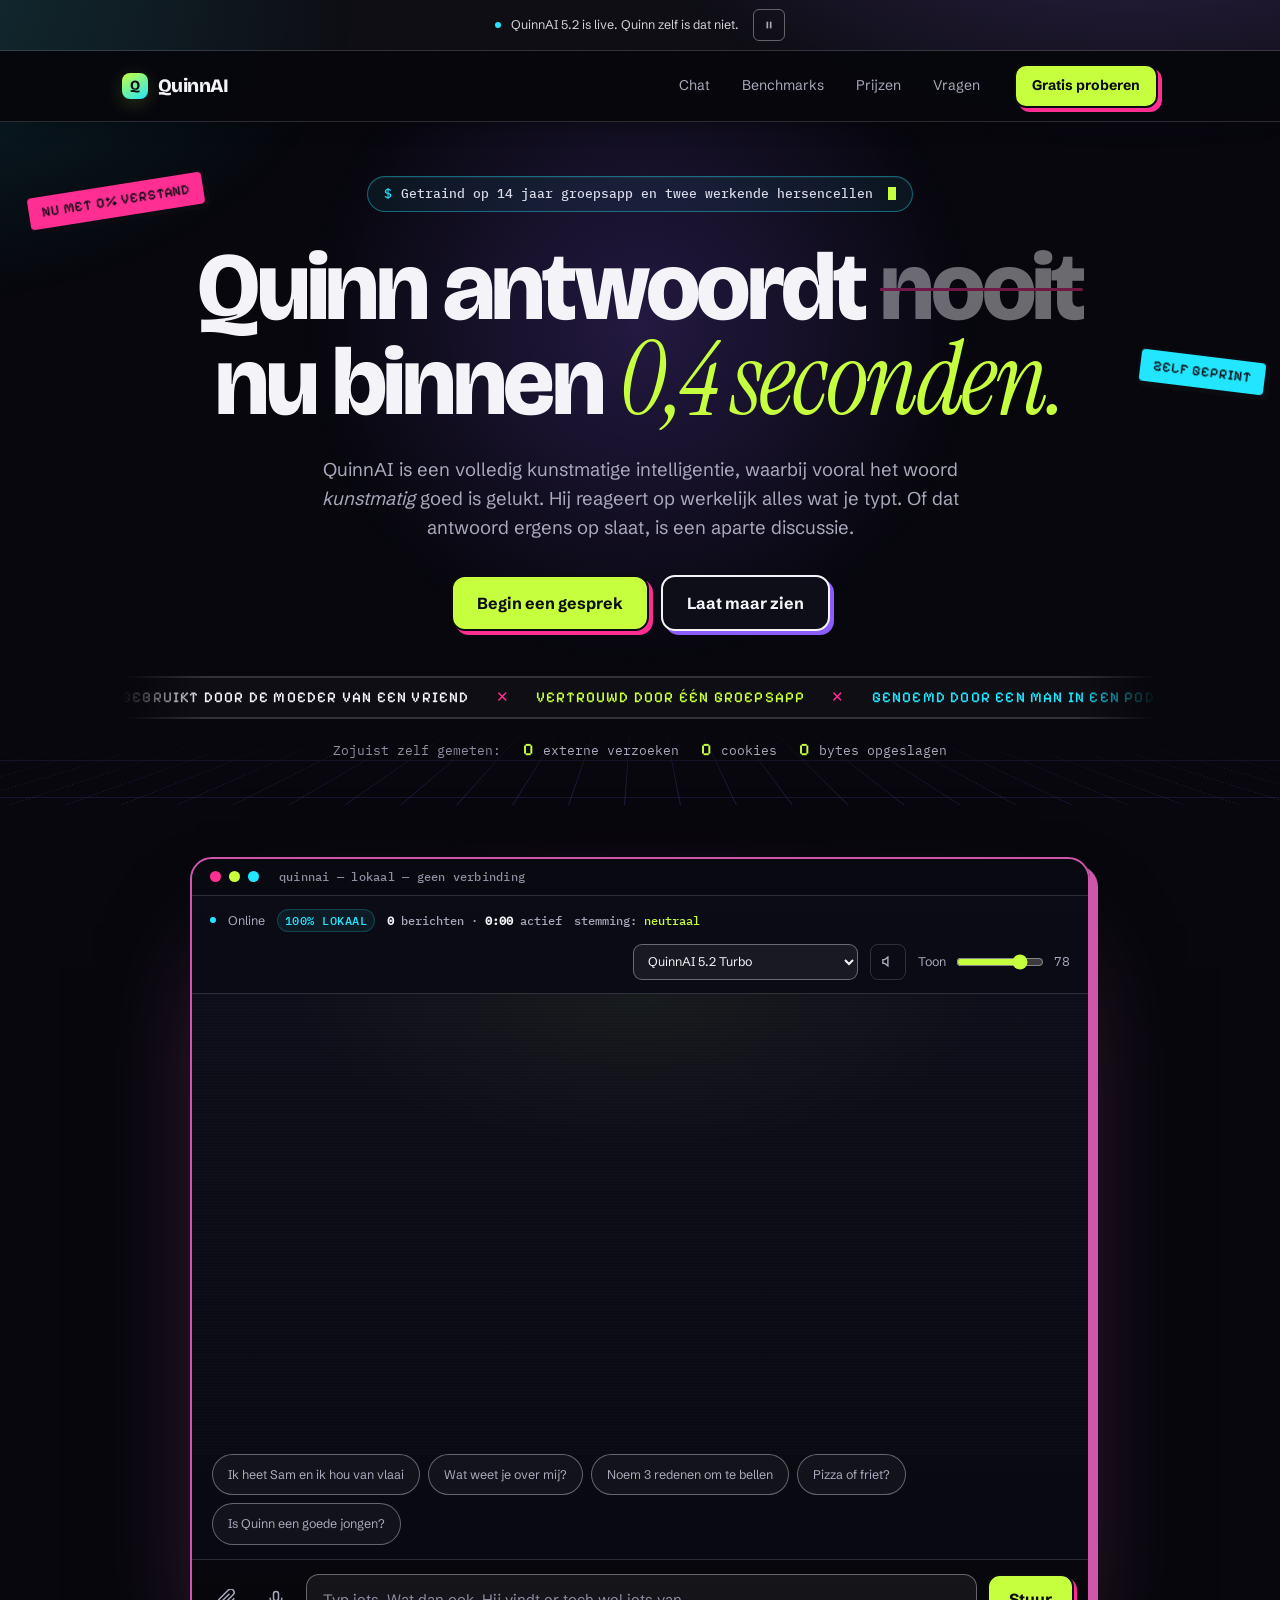
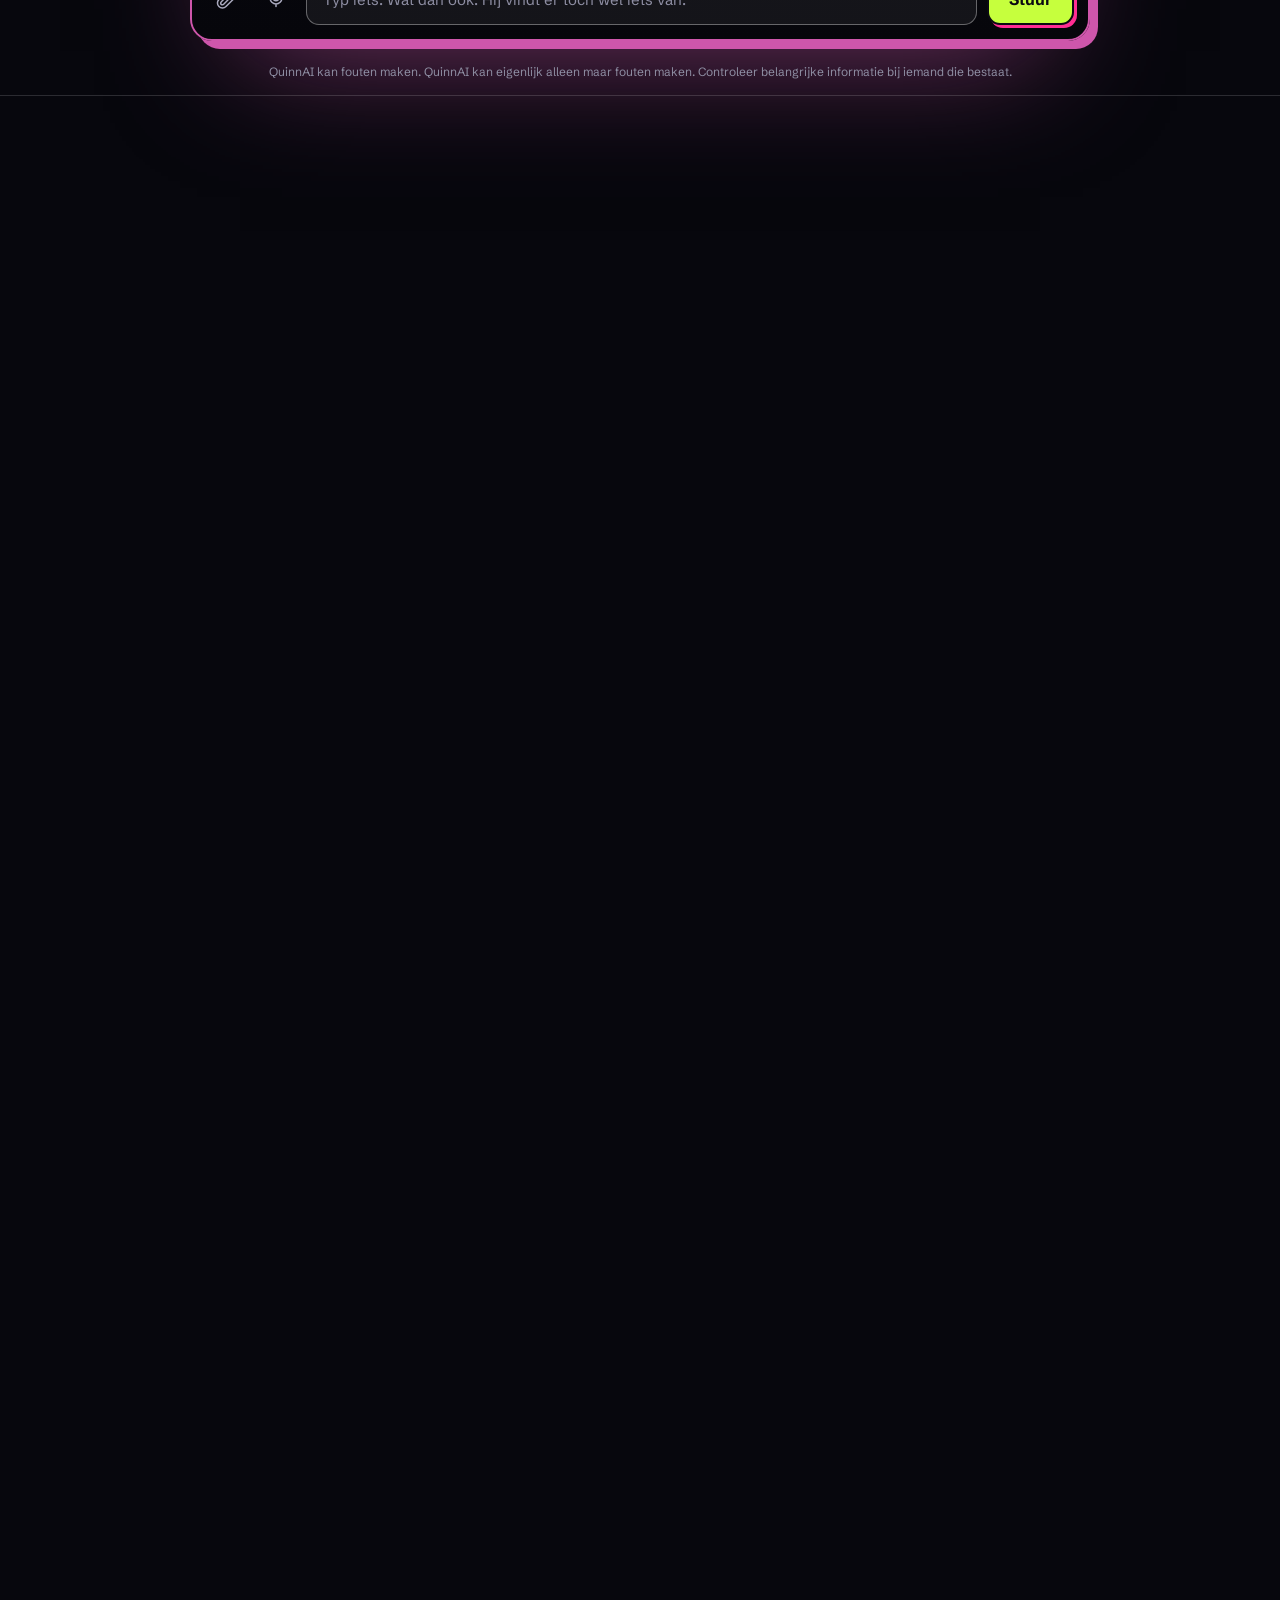
<file: index.html>
<!DOCTYPE html>
<html lang="nl">
<head>
<meta charset="UTF-8">
<meta http-equiv="Content-Security-Policy" content="default-src 'none'; script-src 'self'; style-src 'self'; font-src 'self'; img-src 'self' data:; connect-src 'none'; media-src 'none'; object-src 'none'; base-uri 'none'; form-action 'none'">
<meta name="referrer" content="no-referrer">
<meta name="viewport" content="width=device-width, initial-scale=1">
<title>QuinnAI — het taalmodel dat je liever niet had gehad</title>
<meta name="description" content="QuinnAI: een kunstmatige intelligentie zonder de intelligentie. Antwoordt binnen 0,4 seconden. Zelden nuttig.">
<meta property="og:title" content="QuinnAI">
<meta property="og:description" content="Een taalmodel getraind op 14 jaar groepsapp. Antwoordt binnen 0,4 seconden. Zelden nuttig.">
<meta property="og:type" content="website">
<meta property="og:url" content="https://quinnai.tech/">
<meta property="og:locale" content="nl_NL">
<link rel="canonical" href="https://quinnai.tech/">
<meta property="og:image" content="https://quinnai.tech/assets/img/og-image.png?v=3">
<meta property="og:image:width" content="1200">
<meta property="og:image:height" content="630">
<meta property="og:image:alt" content="QuinnAI — Quinn antwoordt nooit, nu binnen 0,4 seconden.">
<meta name="twitter:card" content="summary_large_image">
<meta name="twitter:title" content="QuinnAI">
<meta name="twitter:description" content="Een taalmodel getraind op 14 jaar groepsapp. Antwoordt binnen 0,4 seconden. Zelden nuttig.">
<meta name="twitter:image" content="https://quinnai.tech/assets/img/og-image.png?v=3">
<meta name="theme-color" content="#07070d">
<meta name="color-scheme" content="dark">
<link rel="apple-touch-icon" href="/assets/img/apple-touch-icon.png">
<link rel="icon" href="data:image/svg+xml,<svg xmlns='http://www.w3.org/2000/svg' viewBox='0 0 64 64'><defs><linearGradient id='g' x1='0' y1='0' x2='1' y2='1'><stop offset='0' stop-color='%23c6ff3d'/><stop offset='1' stop-color='%2322e6ff'/></linearGradient></defs><rect width='64' height='64' rx='16' fill='%2307070d'/><rect x='3' y='3' width='58' height='58' rx='14' fill='url(%23g)'/><text x='32' y='47' font-size='42' font-weight='800' text-anchor='middle' font-family='Helvetica,Arial,sans-serif' fill='%230b0b12'>Q</text></svg>">
<link rel="preload" href="assets/fonts/schibsted-grotesk-latin-wght-normal.woff2" as="font" type="font/woff2" crossorigin>
<link rel="preload" href="assets/fonts/bricolage-grotesque-latin-opsz-normal.woff2" as="font" type="font/woff2" crossorigin>
<link rel="stylesheet" href="assets/css/style.css?v=1ca97c2c">
</head>
<body>

<a href="#hoofdinhoud" class="skip-link">Direct naar inhoud</a>

<div class="ticker" role="region" aria-label="Systeemmeldingen">
  <span class="dot"></span>
  <span id="ticker-text">QuinnAI 5.2 is live. Quinn zelf is dat niet.</span>
  <button id="ticker-pauze" class="ticker-pauze" aria-pressed="false" aria-label="Berichtenbalk pauzeren"><svg width="10" height="10" viewBox="0 0 24 24" fill="currentColor" aria-hidden="true"><rect x="6" y="4" width="4" height="16"/><rect x="14" y="4" width="4" height="16"/></svg></button>
</div>

<nav aria-label="Hoofdnavigatie">
  <div class="nav-in">
    <a href="#top" class="brand"><span class="mark">Q</span> QuinnAI</a>
    <div class="nav-links">
      <a href="#chat">Chat</a>
      <a href="#benchmarks">Benchmarks</a>
      <a href="#prijzen">Prijzen</a>
      <a href="#vragen">Vragen</a>
    </div>
    <a href="#chat" class="btn btn-primary">Gratis proberen</a>
  </div>
</nav>

<header id="top">
  <span class="sticker hero-sticker a" aria-hidden="true">Nu met 0% verstand</span>
  <span class="sticker cyan hero-sticker b" aria-hidden="true">Zelf geprint</span>
  <div class="wrap">
    <span class="pill"><span class="pr" aria-hidden="true">$</span> Getraind op 14 jaar groepsapp en twee werkende hersencellen<span class="cursor" aria-hidden="true"></span></span>
    <h1>Quinn antwoordt <s>nooit<span class="sr-only"> (doorgestreept)</span></s><br>nu binnen <span class="serif glitch" data-text="0,4 seconden.">0,4 seconden.</span></h1>
    <p class="lede">QuinnAI is een volledig kunstmatige intelligentie, waarbij vooral het woord <em>kunstmatig</em> goed is gelukt. Hij reageert op werkelijk alles wat je typt. Of dat antwoord ergens op slaat, is een aparte discussie.</p>
    <div class="hero-cta">
      <a href="#chat" class="btn btn-primary">Begin een gesprek</a>
      <button class="btn" id="demo-btn">Laat maar zien</button>
    </div>
    <div class="marquee" role="group" aria-label="Wat anderen over QuinnAI zeggen">
      <div class="marquee-track">
        <div class="marquee-set"><span>Gebruikt door de moeder van een vriend</span><span>Vertrouwd door één groepsapp</span><span>Genoemd door een man in een podcast</span><span>Nog niet aangeklaagd</span><span>0 bronnen geraadpleegd</span><span>Peer review: afgewezen</span><span>ISO 9001: zelf geprint</span></div>
        <div class="marquee-set" aria-hidden="true"><span>Gebruikt door de moeder van een vriend</span><span>Vertrouwd door één groepsapp</span><span>Genoemd door een man in een podcast</span><span>Nog niet aangeklaagd</span><span>0 bronnen geraadpleegd</span><span>Peer review: afgewezen</span><span>ISO 9001: zelf geprint</span></div>
      </div>
    </div>
    <div class="proof" role="group" aria-label="Privacy-meting van deze pagina">
      <span class="proof-label">Zojuist zelf gemeten:</span>
      <span><b data-proof="ext">0</b> externe verzoeken</span>
      <span><b data-proof="cookie">0</b> cookies</span>
      <span><b data-proof="opslag">0</b> bytes opgeslagen</span>
    </div>
  </div>
</header>

<main id="hoofdinhoud" tabindex="-1">
<div class="wrap" id="chat">
  <h2 class="sr-only">Gesprek met QuinnAI</h2>
  <noscript><p class="noscript-melding">QuinnAI draait volledig in je browser en heeft daar JavaScript voor nodig. Zonder JavaScript is er alleen Quinn zelf, en die antwoordt nooit.</p></noscript>
  <div class="chat-shell">
    <div class="chat-title" aria-hidden="true"><i></i><i></i><i></i><span>quinnai &mdash; lokaal &mdash; geen verbinding</span></div>
    <div class="chat-top">
      <span class="dot"></span>
      <span class="label">Online</span>
      <span class="local-badge">100% lokaal</span>
      <span class="session-badge mono" id="session-badge"><span id="sess-msgs">0</span><span class="sb-label"> berichten</span> · <span id="sess-uptime">0:00</span><span class="sb-label"> actief</span></span>
      <span class="mood mono" id="mood-wrap"><span class="sb-label">stemming: </span><b id="mood">neutraal</b></span>
      <div class="right">
        <select class="model" id="model" aria-label="Model kiezen">
          <option>QuinnAI 5.2 Turbo</option>
          <option>QuinnAI 5.2 Nano (heeft honger)</option>
          <option>QuinnAI 4 Legacy (nog bozer)</option>
          <option>Quinn zelf — offline</option>
        </select>
        <button id="sound-btn" class="sound-btn" type="button" aria-pressed="false" aria-label="Typgeluid inschakelen">
          <svg width="15" height="15" viewBox="0 0 24 24" fill="none" stroke="currentColor" stroke-width="2.2" aria-hidden="true"><path d="M11 5 6 9H3v6h3l5 4V5Z"/><path id="sound-golf" d="M16 9a5 5 0 0 1 0 6" opacity="0"/></svg>
        </button>
        <div class="slider-wrap">
          <label for="sarcasme">Toon</label>
          <input type="range" id="sarcasme" min="0" max="100" value="78">
          <span class="mono" id="sarc-val">78</span>
        </div>
      </div>
    </div>

    <div class="log" id="log" role="log" tabindex="0" aria-live="polite" aria-label="Gesprek met QuinnAI"></div>
    <div id="live-announcer" class="sr-only" aria-live="polite" aria-atomic="true"></div>

    <div class="chips" id="chips">
      <button class="chip">Ik heet Sam en ik hou van vlaai</button>
      <button class="chip">Wat weet je over mij?</button>
      <button class="chip">Noem 3 redenen om te bellen</button>
      <button class="chip">Pizza of friet?</button>
      <button class="chip">Is Quinn een goede jongen?</button>
    </div>

    <div class="compose">
      <button type="button" class="fake-attachment" id="fake-clip" aria-label="Bijlage">
        <svg viewBox="0 0 24 24" fill="none" stroke="currentColor" stroke-width="1.8" stroke-linecap="round" stroke-linejoin="round" aria-hidden="true">
          <path d="M21.4 11.6 12 21a6 6 0 0 1-8.5-8.5l11.3-11.3a4 4 0 0 1 5.7 5.7L9.2 18.2a2 2 0 1 1-2.8-2.8l9.2-9.2"/>
        </svg>
      </button>
      <button type="button" class="fake-attachment" id="fake-mic" aria-label="Microfoon">
        <svg viewBox="0 0 24 24" fill="none" stroke="currentColor" stroke-width="1.8" stroke-linecap="round" stroke-linejoin="round" aria-hidden="true">
          <rect x="9" y="3" width="6" height="11" rx="3"/>
          <path d="M5 11a7 7 0 0 0 14 0M12 18v3"/>
        </svg>
      </button>
      <label for="input" class="sr-only">Bericht aan QuinnAI</label>
      <input id="input" type="text" autocomplete="off" placeholder="Typ iets. Wat dan ook. Hij vindt er toch wel iets van.">
      <button class="send" id="send">Stuur</button>
    </div>
  </div>
  <p class="disclaimer">QuinnAI kan fouten maken. QuinnAI kan eigenlijk alleen maar fouten maken. Controleer belangrijke informatie bij iemand die bestaat.</p>

  <div class="profiel" id="profiel" hidden>
    <div class="profiel-top">
      <span class="dot"></span>
      <span class="profiel-titel">Profiel wordt opgebouwd</span>
      <div class="profiel-acties">
        <button id="download-btn" class="vergeet">Download dossier</button>
        <button id="vergeet-btn" class="vergeet">Vergeet alles</button>
      </div>
    </div>
    <dl id="profiel-lijst"></dl>
    <p class="profiel-voet">Dit staat alleen in je eigen browser. Sluit het tabblad en het is weg — daar hoef je niets voor aan te klikken.</p>
  </div>
</div>

<section id="benchmarks" aria-labelledby="h-benchmarks">
  <div class="wrap">
    <div class="sec-head">
      <p class="eyebrow" aria-hidden="true">01 &middot; Benchmarks</p>
      <h2 id="h-benchmarks">De cijfers liegen niet, <span class="serif">wij wel</span></h2>
      <p>We hebben QuinnAI vergeleken met de bekende modellen op de enige benchmark die er in een groepsapp toe doet.</p>
    </div>

    <div class="bench" id="bench">
      <div class="bar-row hero"><span>QuinnAI 5.2</span><span class="track"><span class="fill w-97" data-w="97"></span></span><span class="bar-val">97,4</span></div>
      <div class="bar-row"><span>Dat dure model uit Amerika</span><span class="track"><span class="fill w-61" data-w="61"></span></span><span class="bar-val">61,2</span></div>
      <div class="bar-row"><span>Die van de zoekmachine</span><span class="track"><span class="fill w-55" data-w="55"></span></span><span class="bar-val">55,0</span></div>
      <div class="bar-row"><span>De open source van je neef</span><span class="track"><span class="fill w-34" data-w="34"></span></span><span class="bar-val">33,8</span></div>
      <div class="bar-row"><span>Een steen met een gezicht erop</span><span class="track"><span class="fill w-29" data-w="29"></span></span><span class="bar-val">29,1</span></div>
    </div>
    <p class="bench-note">Benchmark: gemiddelde zelfverzekerdheid per foutief antwoord (ZPFA). Meetmethode: wij. Steekproef: één keer, 's nachts. Peer review: afgewezen, daarna alsnog gepubliceerd.</p>

    <div class="stats">
      <div class="stat"><div class="n" data-count="99.4" data-suffix="%">99,4%</div><div class="k">Zelfvertrouwen zonder onderbouwing</div></div>
      <div class="stat"><div class="n" data-count="0" data-suffix="">0</div><div class="k">Bronnen geraadpleegd, ooit</div></div>
      <div class="stat"><div class="n" data-count="1400" data-suffix="+">1400+</div><div class="k">Meningen over onderwerpen zonder kennis</div></div>
      <div class="stat"><div class="n" data-count="0.4" data-suffix="s">0,4s</div><div class="k">Tot het eerste onzinnige antwoord</div></div>
    </div>
  </div>
</section>

<section id="prijzen" aria-labelledby="h-prijzen">
  <div class="wrap">
    <div class="sec-head">
      <p class="eyebrow" aria-hidden="true">02 &middot; Capitalism&trade;</p>
      <h2 id="h-prijzen">Prijzen</h2>
      <p>Alle abonnementen zijn gratis, want er is geen betaalsysteem, geen bedrijf en geen bankrekening. De knoppen doen wel iets.</p>
    </div>
    <div class="tiers">
      <div class="tier">
        <h3>Gratis</h3>
        <div class="price">€0<small> /altijd</small></div>
        <p class="muted tier-lede">Voor vrienden die bij de kassa opeens naar hun telefoon kijken.</p>
        <ul>
          <li><i>✓</i> Onbeperkt berichten sturen</li>
          <li><i>✓</i> Onbeperkt genegeerd worden</li>
          <li><i>✓</i> Antwoorden van wisselende kwaliteit</li>
          <li class="no"><i>✕</i> Gelijk krijgen</li>
        </ul>
        <button class="btn" data-say="Je gebruikt dit abonnement al. Al twintig minuten. Zonder iets terug te doen.">Kies Gratis</button>
      </div>
      <div class="tier best">
        <span class="ribbon">Meest gekozen</span>
        <h3>Vriendenprijs</h3>
        <div class="price">€7,50<small> /tikkie</small></div>
        <p class="muted tier-lede">Voor wie echt antwoord wil en bereid is daarvoor te betalen.</p>
        <ul>
          <li><i>✓</i> Alles uit Gratis, maar met meer schuldgevoel</li>
          <li><i>✓</i> Antwoord gegarandeerd binnen 3 werkdagen</li>
          <li><i>✓</i> Persoonlijk op maat gemaakte beledigingen</li>
          <li><i>✓</i> Toegang tot het antwoord "sorry druk gehad"</li>
        </ul>
        <button class="btn btn-primary" data-say="Tikkie verstuurd naar je moeder. Zij weet nergens van. Succes met dat gesprek.">Stuur de tikkie</button>
      </div>
      <div class="tier">
        <h3>Enterprise</h3>
        <div class="price price-lang">Date met je moeder<small> /eenmalig</small></div>
        <p class="muted tier-lede">Voor bedrijven die niet weten wat ze kopen, maar wel een avondje uit willen met jouw moeder.</p>
        <ul>
          <li><i>✓</i> Eigen kleurtje in de chat</li>
          <li><i>✓</i> Een factuur met veel afkortingen erop</li>
          <li><i>✓</i> Jouw moeder kiest het restaurant</li>
          <li class="no"><i>✕</i> Opzeggen</li>
        </ul>
        <button class="btn" data-say="Date met je moeder ingepland: zaterdag, 19:00. Zij kiest het restaurant, jij betaalt. Kleine lettertjes: je mag niet naar je telefoon kijken.">Plan de date</button>
      </div>
    </div>
  </div>
</section>

<section id="vragen" aria-labelledby="h-vragen">
  <div class="wrap">
    <div class="sec-head">
      <p class="eyebrow" aria-hidden="true">03 &middot; FAQ</p>
      <h2 id="h-vragen">Vragen die <span class="serif">niemand stelde</span></h2>
      <p>Toch beantwoord, want een echte AI-site heeft dit nou eenmaal.</p>
    </div>
    <div class="faq" id="faq">
      <div class="qa">
        <h3><button aria-expanded="false" aria-controls="faq-1">Is dit een echte AI?</button></h3>
        <div class="a" id="faq-1"><p>Nee. Er zit geen model achter, geen server en geen internetverbinding. Alles gebeurt in je eigen browser met ongeveer driehonderd regels code die je woorden terugkaatst met de zelfverzekerdheid van iemand die net één podcast heeft geluisterd.</p></div>
      </div>
      <div class="qa">
        <h3><button aria-expanded="false" aria-controls="faq-2">Onthoudt hij echt wat ik zeg?</button></h3>
        <div class="a" id="faq-2"><p>Binnen één gesprek wel. Vertel je "ik heet Sam" of "ik hou van vlaai", dan pikt hij dat op, zet het in het profiel onder de chat en komt er later op terug. Het staat puur in het werkgeheugen van je browser: geen server, geen opslag, geen cookie. Ververs de pagina en hij kent je niet meer.</p></div>
      </div>
      <div class="qa">
        <h3><button aria-expanded="false" aria-controls="faq-3">Slaan jullie mijn gesprekken op?</button></h3>
        <div class="a" id="faq-3"><p>We kunnen het niet eens als we zouden willen. Zodra je de pagina ververst is alles weg, inclusief de dingen waar je nu spijt van hebt.</p></div>
      </div>
      <div class="qa">
        <h3><button aria-expanded="false" aria-controls="faq-4">Waarom antwoordt hij zo bot?</button></h3>
        <div class="a" id="faq-4"><p>Dat is geen fout, dat is de hele productstrategie. Schuif de toon-slider naar links als je het zachter wilt. Hij houdt zich er niet aan, maar hij waardeert de moeite.</p></div>
      </div>
      <div class="qa">
        <h3><button aria-expanded="false" aria-controls="faq-5">Kan ik dit op mijn werk gebruiken?</button></h3>
        <div class="a" id="faq-5"><p>Zeker. Zet het in een presentatie, noem het "een verkennend AI-initiatief" en niemand durft door te vragen. Zo werkt de hele sector.</p></div>
      </div>
      <div class="qa">
        <h3><button aria-expanded="false" aria-controls="faq-6">Wie is Quinn?</button></h3>
        <div class="a" id="faq-6"><p>Een vriend die zo vaak "ja ik reageer zo" zei dat zijn vrienden hem Quinn.ai zijn gaan noemen. Deze site is de logische en licht overdreven volgende stap.</p></div>
      </div>
    </div>
  </div>
</section>
</main>

<footer>
  <div class="wrap">
    <div class="brand foot-brand"><span class="mark">Q</span> QuinnAI</div>
    
    <nav aria-label="Footernavigatie" class="footer-nav">
      <a href="#chat">Chat</a>
      <a href="#benchmarks">Benchmarks</a>
      <a href="#prijzen">Prijzen</a>
      <a href="#vragen">Vragen</a>
    </nav>

    <nav aria-label="Juridisch" class="footer-nav footer-legal">
      <a href="/voorwaarden">Algemene voorwaarden</a>
      <a href="/privacy">Privacyverklaring</a>
      <a href="/cookies">Cookies</a>
    </nav>

    <div class="badges">
      <span class="badge">ISO 9001 — zelf geprint</span>
      <span class="badge">AVG-proof — we slaan niks op, want dat kunnen we niet</span>
      <span class="badge">Draait op 100% groene stroom van je eigen laptop</span>
      <span class="badge">SOC 2 — betekenis onbekend</span>
    </div>
    <div class="dnc-wrap"><button type="button" class="dnc" id="do-not-click" aria-haspopup="dialog">Do Not Click</button></div>
    <p>© <span id="year">2026</span> QuinnAI. Geen bedrijf, geen model, geen aansprakelijkheid.</p>
    <div class="proof" role="group" aria-label="Privacy-meting van deze pagina">
      <span class="proof-label">Zojuist zelf gemeten:</span>
      <span><b data-proof="ext">0</b> externe verzoeken</span>
      <span><b data-proof="cookie">0</b> cookies</span>
      <span><b data-proof="opslag">0</b> bytes opgeslagen</span>
    </div>
    <p class="foot-real">Dit is een grap van en voor vrienden. Er wordt niets verstuurd, opgeslagen of geanalyseerd. Alles wat je hier leest is verzonnen, inclusief de benchmarks, de certificeringen en het zelfvertrouwen.</p>
  </div>
  <div class="wordmark" aria-hidden="true">QuinnAI</div>
</footer>

<button id="naar-boven" class="naar-boven" aria-label="Terug naar boven" hidden>
  <svg width="18" height="18" viewBox="0 0 24 24" fill="none" stroke="currentColor" stroke-width="2.4" aria-hidden="true"><path d="M12 19V5M5 12l7-7 7 7"/></svg>
</button>


<div id="bsod" class="bsod" role="alertdialog" aria-modal="true" aria-labelledby="bsod-titel" aria-describedby="bsod-tekst" hidden>
  <div class="bsod-in">
    <p class="bsod-smiley" aria-hidden="true">:(</p>
    <h2 id="bsod-titel">QuinnAI heeft een probleem ondervonden</h2>
    <p id="bsod-tekst" class="bsod-tekst"></p>
    <p class="bsod-pct" aria-hidden="true"><span id="bsod-pct">0</span>% voltooid</p>
    <div class="bsod-rij">
      <canvas id="bsod-qr" class="bsod-qr" width="25" height="25" aria-hidden="true"></canvas>
      <div class="bsod-meta">
        <p>Meer informatie vind je nergens, want we hebben niets bijgehouden.</p>
        <p>Als je contact opneemt met Quinn, geef dan deze stopcode door: <b id="bsod-code"></b></p>
      </div>
    </div>
    <button type="button" id="bsod-sluit" class="btn bsod-btn">Doe alsof er niets gebeurd is</button>
  </div>
</div>
<script defer src="assets/js/engine/kern.js?v=db9a7021"></script>
<script defer src="assets/js/engine/geheugen.js?v=df3fb859"></script>
<script defer src="assets/js/engine/sjablonen.js?v=d2c7988c"></script>
<script defer src="assets/js/engine/herkenning.js?v=80ad8857"></script>
<script defer src="assets/js/engine/inhoud.js?v=b18ca45a"></script>
<script defer src="assets/js/engine/theater.js?v=2ecdc5eb"></script>
<script defer src="assets/js/engine/begrip.js?v=cd9b4804"></script>
<script defer src="assets/js/engine/brein.js?v=8ef82afc"></script>
<script defer src="assets/js/engine/persoonlijkheid.js?v=f9dd4d3f"></script>
<script defer src="assets/js/proof.js?v=f2be174e"></script>
<script defer src="assets/js/arcade.js?v=a8fb8471"></script>
<script defer src="assets/js/ui.js?v=10570f44"></script>
<script defer src="assets/js/bsod.js?v=bf592396"></script>
</body>
</html>
</file>
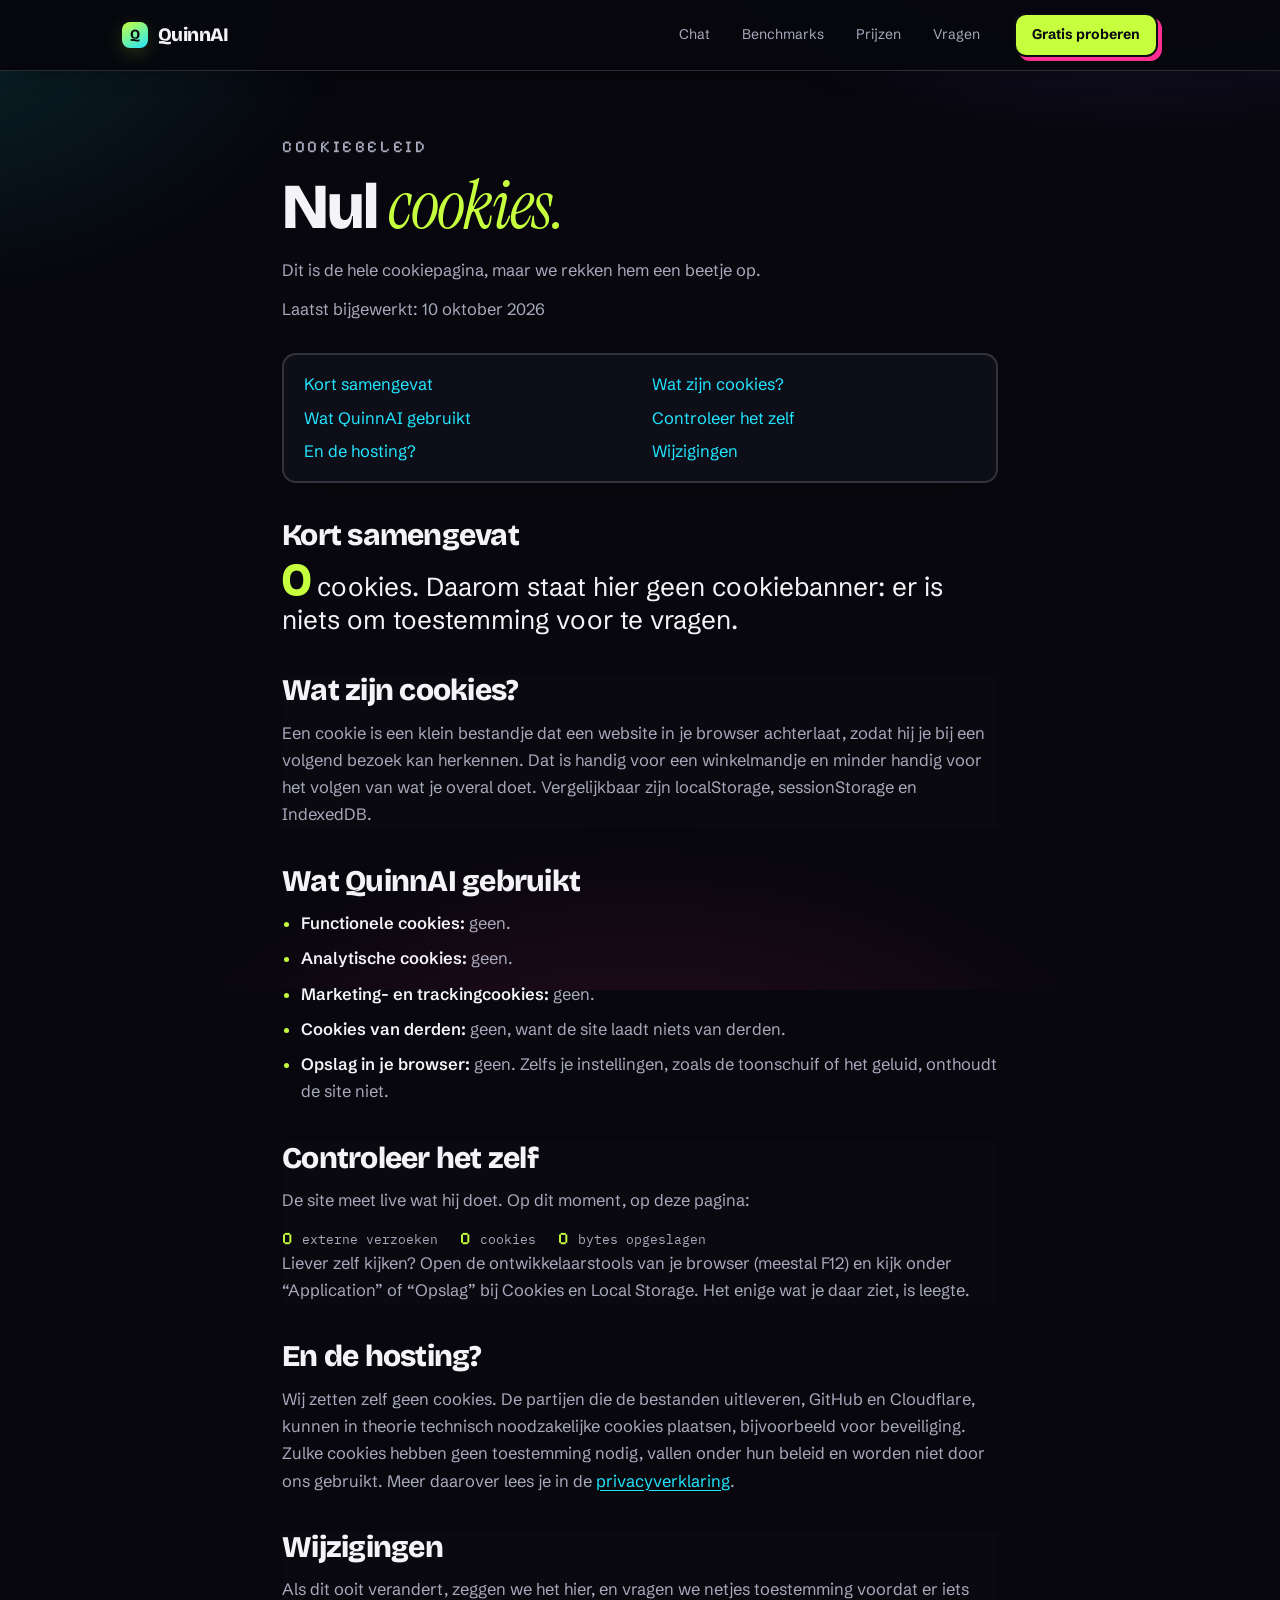
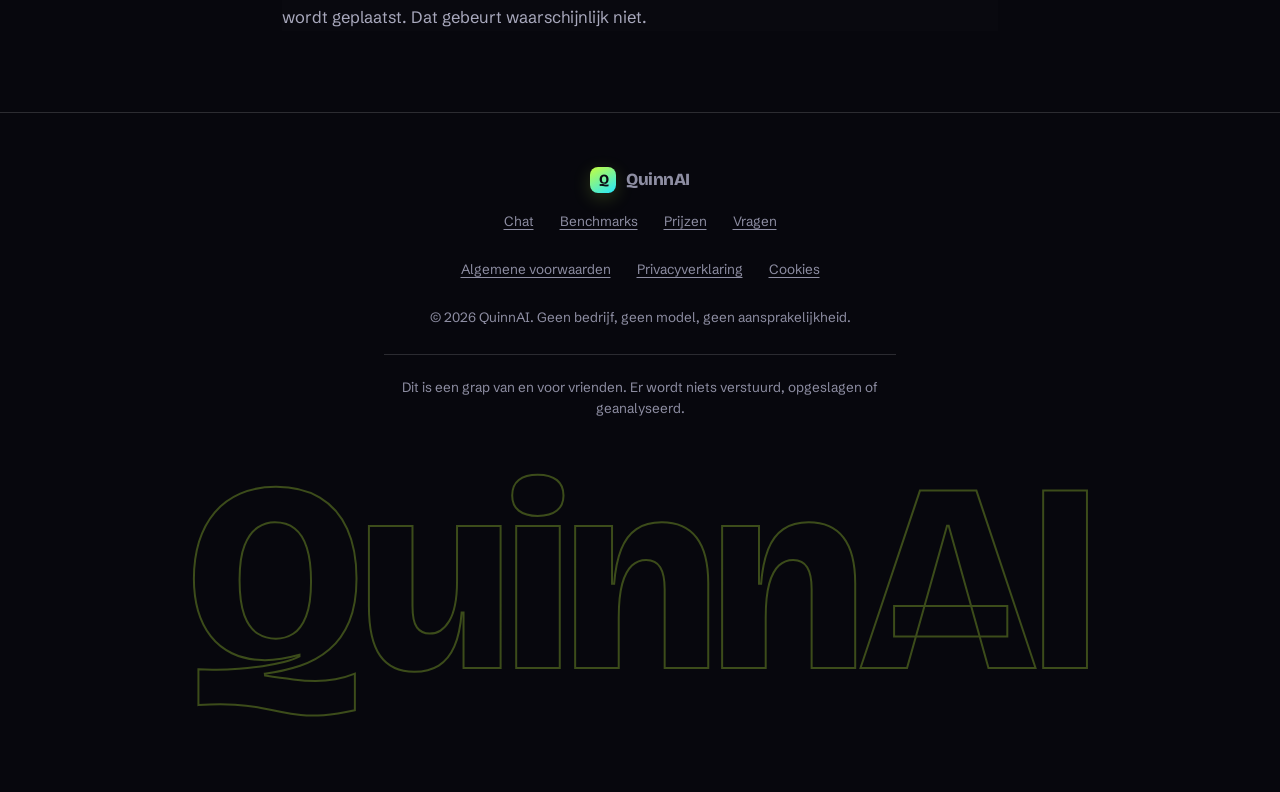
<file: cookies.html>
<!DOCTYPE html>
<html lang="nl">
<head>
<meta charset="UTF-8">
<meta http-equiv="Content-Security-Policy" content="default-src 'none'; script-src 'self'; style-src 'self'; font-src 'self'; img-src 'self' data:; connect-src 'none'; media-src 'none'; object-src 'none'; base-uri 'none'; form-action 'none'">
<meta name="referrer" content="no-referrer">
<meta name="viewport" content="width=device-width, initial-scale=1">
<title>Cookies — QuinnAI</title>
<meta name="description" content="QuinnAI gebruikt geen cookies en slaat niets op in je browser. Daarom is er geen cookiebanner.">
<link rel="canonical" href="https://quinnai.tech/cookies">
<meta name="theme-color" content="#07070d">
<meta name="color-scheme" content="dark">
<link rel="icon" href="data:image/svg+xml,<svg xmlns='http://www.w3.org/2000/svg' viewBox='0 0 64 64'>
<link rel="preload" href="/assets/fonts/schibsted-grotesk-latin-wght-normal.woff2" as="font" type="font/woff2" crossorigin>
<link rel="preload" href="/assets/fonts/bricolage-grotesque-latin-opsz-normal.woff2" as="font" type="font/woff2" crossorigin>
<link rel="stylesheet" href="/assets/css/style.css?v=1ca97c2c">
<link rel="stylesheet" href="/assets/css/legal.css?v=61b67f98">
</head>
<body>
<a href="#hoofdinhoud" class="skip-link">Direct naar inhoud</a>

<nav aria-label="Hoofdnavigatie">
  <div class="nav-in">
    <a href="/" class="brand"><span class="mark">Q</span> QuinnAI</a>
    <div class="nav-links">
      <a href="/#chat">Chat</a>
      <a href="/#benchmarks">Benchmarks</a>
      <a href="/#prijzen">Prijzen</a>
      <a href="/#vragen">Vragen</a>
    </div>
    <a href="/#chat" class="btn btn-primary">Gratis proberen</a>
  </div>
</nav>

<main id="hoofdinhoud" class="wrap legal" tabindex="-1">
  <p class="eyebrow">Cookiebeleid</p>
  <h1>Nul <span class="serif">cookies.</span></h1>
  <p class="legal-intro">Dit is de hele cookiepagina, maar we rekken hem een beetje op.</p>
  <p class="legal-meta">Laatst bijgewerkt: <time datetime="2026-10-10">10 oktober 2026</time></p>
  <nav class="legal-toc" aria-label="Op deze pagina"><ol><li><a href="#kort">Kort samengevat</a></li><li><a href="#wat">Wat zijn cookies?</a></li><li><a href="#gebruik">Wat QuinnAI gebruikt</a></li><li><a href="#live">Controleer het zelf</a></li><li><a href="#hosting">En de hosting?</a></li><li><a href="#wijzigen">Wijzigingen</a></li></ol></nav>
<section id="kort" aria-labelledby="h-kort"><h2 id="h-kort">Kort samengevat</h2><p class="legal-groot"><b data-proof="cookie">0</b> cookies. Daarom staat hier geen cookiebanner: er is niets om toestemming voor te vragen.</p></section>
<section id="wat" aria-labelledby="h-wat"><h2 id="h-wat">Wat zijn cookies?</h2><p>Een cookie is een klein bestandje dat een website in je browser achterlaat, zodat hij je bij een volgend bezoek kan herkennen. Dat is handig voor een winkelmandje en minder handig voor het volgen van wat je overal doet. Vergelijkbaar zijn localStorage, sessionStorage en IndexedDB.</p></section>
<section id="gebruik" aria-labelledby="h-gebruik"><h2 id="h-gebruik">Wat QuinnAI gebruikt</h2><ul><li><strong>Functionele cookies:</strong> geen.</li><li><strong>Analytische cookies:</strong> geen.</li><li><strong>Marketing- en trackingcookies:</strong> geen.</li><li><strong>Cookies van derden:</strong> geen, want de site laadt niets van derden.</li><li><strong>Opslag in je browser:</strong> geen. Zelfs je instellingen, zoals de toonschuif of het geluid, onthoudt de site niet.</li></ul></section>
<section id="live" aria-labelledby="h-live"><h2 id="h-live">Controleer het zelf</h2><p>De site meet live wat hij doet. Op dit moment, op deze pagina:</p><div class="proof" role="group" aria-label="Privacy-meting van deze pagina"><span><b data-proof="ext">0</b> externe verzoeken</span><span><b data-proof="cookie">0</b> cookies</span><span><b data-proof="opslag">0</b> bytes opgeslagen</span></div><p>Liever zelf kijken? Open de ontwikkelaarstools van je browser (meestal F12) en kijk onder &ldquo;Application&rdquo; of &ldquo;Opslag&rdquo; bij Cookies en Local Storage. Het enige wat je daar ziet, is leegte.</p></section>
<section id="hosting" aria-labelledby="h-hosting"><h2 id="h-hosting">En de hosting?</h2><p>Wij zetten zelf geen cookies. De partijen die de bestanden uitleveren, GitHub en Cloudflare, kunnen in theorie technisch noodzakelijke cookies plaatsen, bijvoorbeeld voor beveiliging. Zulke cookies hebben geen toestemming nodig, vallen onder hun beleid en worden niet door ons gebruikt. Meer daarover lees je in de <a href="/privacy">privacyverklaring</a>.</p></section>
<section id="wijzigen" aria-labelledby="h-wijzigen"><h2 id="h-wijzigen">Wijzigingen</h2><p>Als dit ooit verandert, zeggen we het hier, en vragen we netjes toestemming voordat er iets wordt geplaatst. Dat gebeurt waarschijnlijk niet.</p></section>
</main>

<footer>
  <div class="wrap">
    <div class="brand foot-brand"><span class="mark">Q</span> QuinnAI</div>
    <nav aria-label="Footernavigatie" class="footer-nav">
      <a href="/#chat">Chat</a>
      <a href="/#benchmarks">Benchmarks</a>
      <a href="/#prijzen">Prijzen</a>
      <a href="/#vragen">Vragen</a>
    </nav>
    <nav aria-label="Juridisch" class="footer-nav footer-legal">
      <a href="/voorwaarden">Algemene voorwaarden</a>
      <a href="/privacy">Privacyverklaring</a>
      <a href="/cookies" aria-current="page">Cookies</a>
    </nav>
    <p>© 2026 QuinnAI. Geen bedrijf, geen model, geen aansprakelijkheid.</p>
    <p class="foot-real">Dit is een grap van en voor vrienden. Er wordt niets verstuurd, opgeslagen of geanalyseerd.</p>
  </div>
  <div class="wordmark" aria-hidden="true">QuinnAI</div>
</footer>
<script src="/assets/js/proof.js?v=f2be174e"></script>
</body>
</html>
</file>
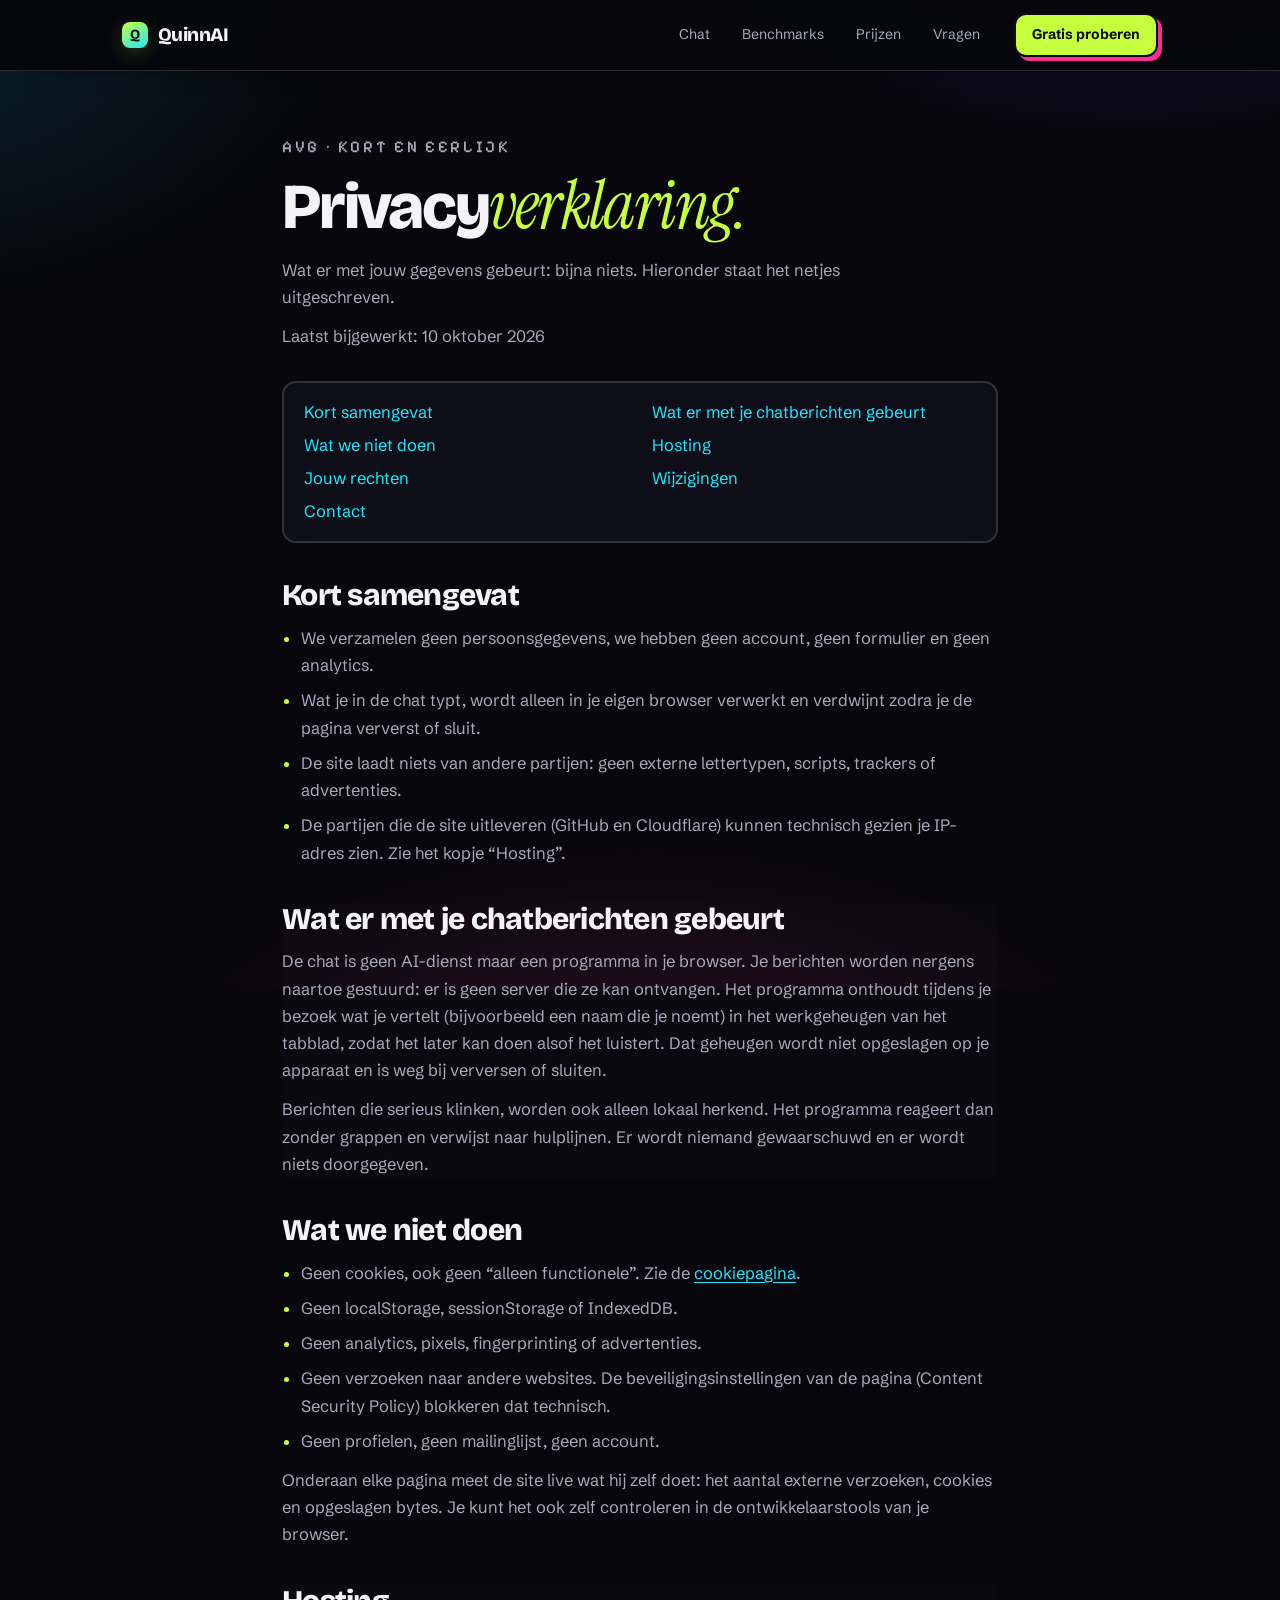
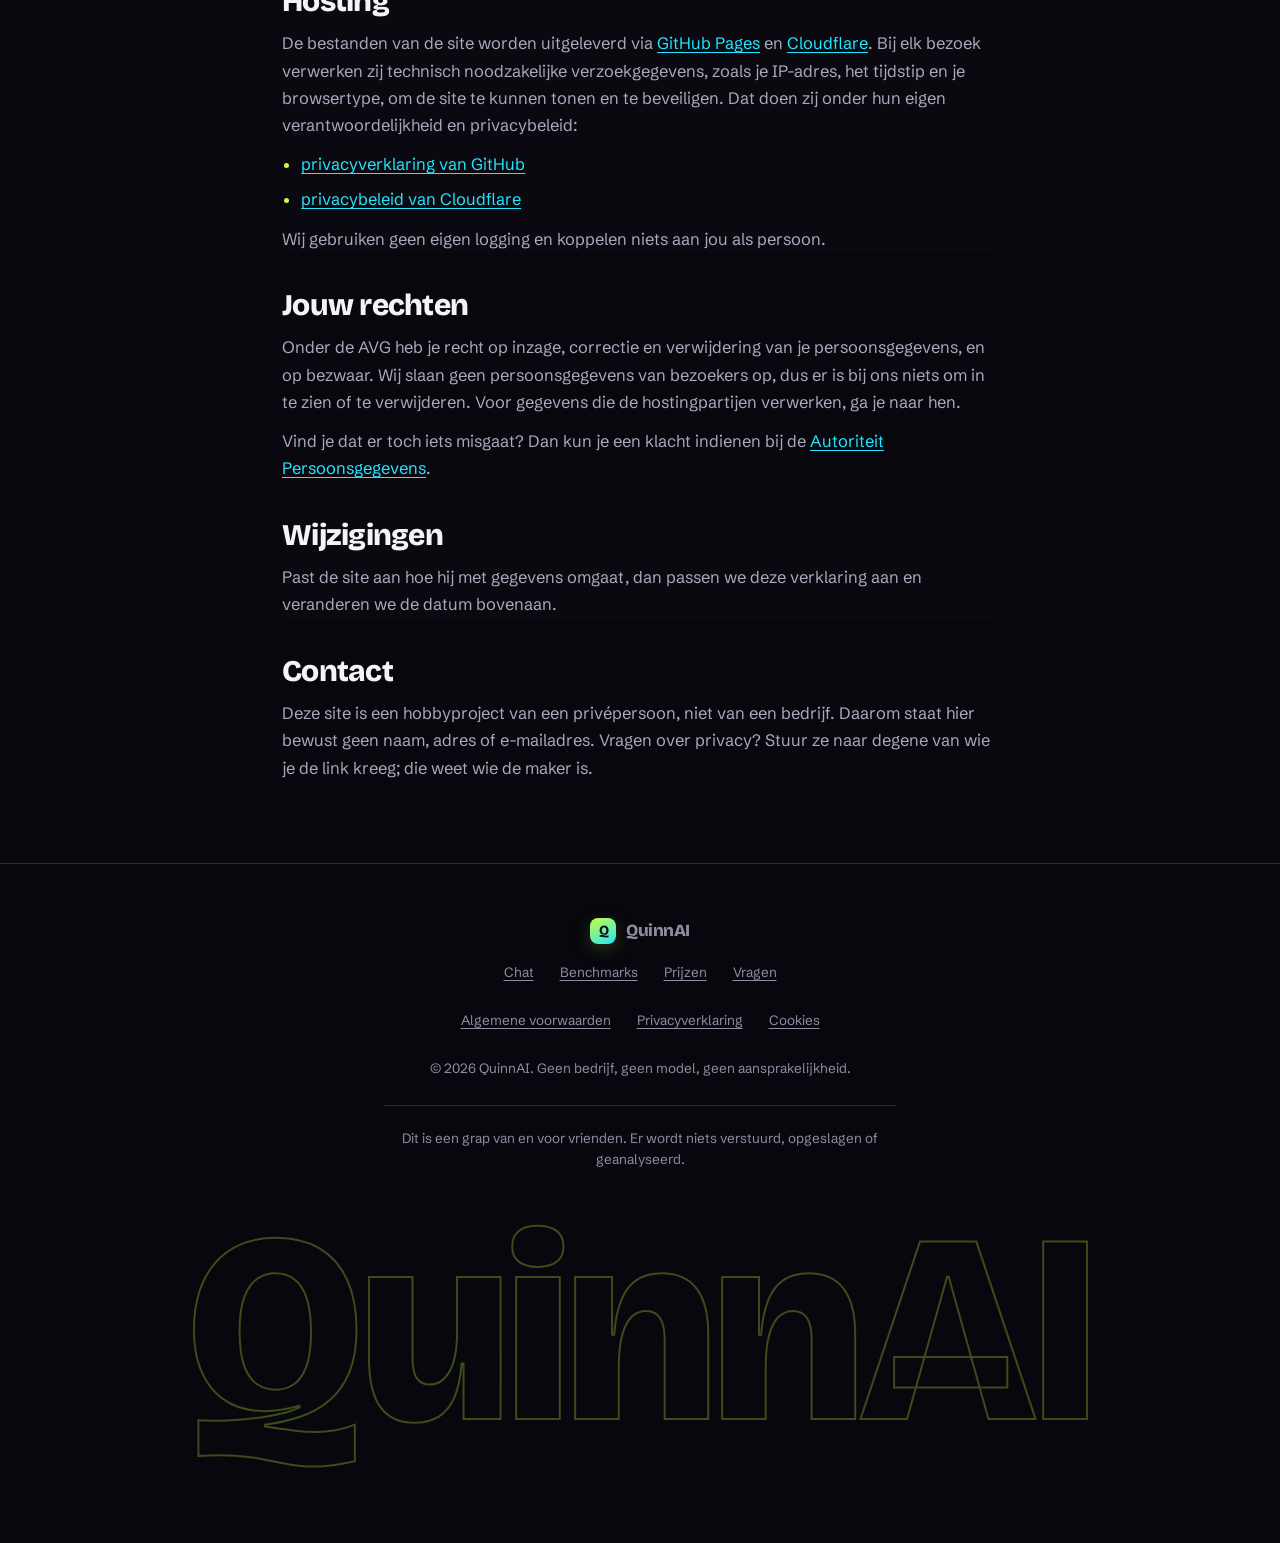
<file: privacy.html>
<!DOCTYPE html>
<html lang="nl">
<head>
<meta charset="UTF-8">
<meta http-equiv="Content-Security-Policy" content="default-src 'none'; script-src 'self'; style-src 'self'; font-src 'self'; img-src 'self' data:; connect-src 'none'; media-src 'none'; object-src 'none'; base-uri 'none'; form-action 'none'">
<meta name="referrer" content="no-referrer">
<meta name="viewport" content="width=device-width, initial-scale=1">
<title>Privacyverklaring — QuinnAI</title>
<meta name="description" content="De privacyverklaring van QuinnAI: geen cookies, geen opslag, geen externe verzoeken. Alleen de hosting ziet technisch je IP-adres.">
<link rel="canonical" href="https://quinnai.tech/privacy">
<meta name="theme-color" content="#07070d">
<meta name="color-scheme" content="dark">
<link rel="icon" href="data:image/svg+xml,<svg xmlns='http://www.w3.org/2000/svg' viewBox='0 0 64 64'>
<link rel="preload" href="/assets/fonts/schibsted-grotesk-latin-wght-normal.woff2" as="font" type="font/woff2" crossorigin>
<link rel="preload" href="/assets/fonts/bricolage-grotesque-latin-opsz-normal.woff2" as="font" type="font/woff2" crossorigin>
<link rel="stylesheet" href="/assets/css/style.css?v=1ca97c2c">
<link rel="stylesheet" href="/assets/css/legal.css?v=61b67f98">
</head>
<body>
<a href="#hoofdinhoud" class="skip-link">Direct naar inhoud</a>

<nav aria-label="Hoofdnavigatie">
  <div class="nav-in">
    <a href="/" class="brand"><span class="mark">Q</span> QuinnAI</a>
    <div class="nav-links">
      <a href="/#chat">Chat</a>
      <a href="/#benchmarks">Benchmarks</a>
      <a href="/#prijzen">Prijzen</a>
      <a href="/#vragen">Vragen</a>
    </div>
    <a href="/#chat" class="btn btn-primary">Gratis proberen</a>
  </div>
</nav>

<main id="hoofdinhoud" class="wrap legal" tabindex="-1">
  <p class="eyebrow">AVG &middot; kort en eerlijk</p>
  <h1>Privacy&shy;<span class="serif">verklaring.</span></h1>
  <p class="legal-intro">Wat er met jouw gegevens gebeurt: bijna niets. Hieronder staat het netjes uitgeschreven.</p>
  <p class="legal-meta">Laatst bijgewerkt: <time datetime="2026-10-10">10 oktober 2026</time></p>
  <nav class="legal-toc" aria-label="Op deze pagina"><ol><li><a href="#kort">Kort samengevat</a></li><li><a href="#chat">Wat er met je chatberichten gebeurt</a></li><li><a href="#niet">Wat we niet doen</a></li><li><a href="#hosting">Hosting</a></li><li><a href="#rechten">Jouw rechten</a></li><li><a href="#wijzigen">Wijzigingen</a></li><li><a href="#contact">Contact</a></li></ol></nav>
<section id="kort" aria-labelledby="h-kort"><h2 id="h-kort">Kort samengevat</h2><ul><li>We verzamelen geen persoonsgegevens, we hebben geen account, geen formulier en geen analytics.</li><li>Wat je in de chat typt, wordt alleen in je eigen browser verwerkt en verdwijnt zodra je de pagina ververst of sluit.</li><li>De site laadt niets van andere partijen: geen externe lettertypen, scripts, trackers of advertenties.</li><li>De partijen die de site uitleveren (GitHub en Cloudflare) kunnen technisch gezien je IP-adres zien. Zie het kopje &ldquo;Hosting&rdquo;.</li></ul></section>
<section id="chat" aria-labelledby="h-chat"><h2 id="h-chat">Wat er met je chatberichten gebeurt</h2><p>De chat is geen AI-dienst maar een programma in je browser. Je berichten worden nergens naartoe gestuurd: er is geen server die ze kan ontvangen. Het programma onthoudt tijdens je bezoek wat je vertelt (bijvoorbeeld een naam die je noemt) in het werkgeheugen van het tabblad, zodat het later kan doen alsof het luistert. Dat geheugen wordt niet opgeslagen op je apparaat en is weg bij verversen of sluiten.</p><p>Berichten die serieus klinken, worden ook alleen lokaal herkend. Het programma reageert dan zonder grappen en verwijst naar hulplijnen. Er wordt niemand gewaarschuwd en er wordt niets doorgegeven.</p></section>
<section id="niet" aria-labelledby="h-niet"><h2 id="h-niet">Wat we niet doen</h2><ul><li>Geen cookies, ook geen &ldquo;alleen functionele&rdquo;. Zie de <a href="/cookies">cookiepagina</a>.</li><li>Geen localStorage, sessionStorage of IndexedDB.</li><li>Geen analytics, pixels, fingerprinting of advertenties.</li><li>Geen verzoeken naar andere websites. De beveiligingsinstellingen van de pagina (Content Security Policy) blokkeren dat technisch.</li><li>Geen profielen, geen mailinglijst, geen account.</li></ul><p>Onderaan elke pagina meet de site live wat hij zelf doet: het aantal externe verzoeken, cookies en opgeslagen bytes. Je kunt het ook zelf controleren in de ontwikkelaarstools van je browser.</p></section>
<section id="hosting" aria-labelledby="h-hosting"><h2 id="h-hosting">Hosting</h2><p>De bestanden van de site worden uitgeleverd via <a href="https://pages.github.com/" target="_blank" rel="noopener noreferrer">GitHub Pages</a> en <a href="https://www.cloudflare.com/" target="_blank" rel="noopener noreferrer">Cloudflare</a>. Bij elk bezoek verwerken zij technisch noodzakelijke verzoekgegevens, zoals je IP-adres, het tijdstip en je browsertype, om de site te kunnen tonen en te beveiligen. Dat doen zij onder hun eigen verantwoordelijkheid en privacybeleid:</p><ul><li><a href="https://docs.github.com/en/site-policy/privacy-policies/github-general-privacy-statement" target="_blank" rel="noopener noreferrer">privacyverklaring van GitHub</a></li><li><a href="https://www.cloudflare.com/privacypolicy/" target="_blank" rel="noopener noreferrer">privacybeleid van Cloudflare</a></li></ul><p>Wij gebruiken geen eigen logging en koppelen niets aan jou als persoon.</p></section>
<section id="rechten" aria-labelledby="h-rechten"><h2 id="h-rechten">Jouw rechten</h2><p>Onder de AVG heb je recht op inzage, correctie en verwijdering van je persoonsgegevens, en op bezwaar. Wij slaan geen persoonsgegevens van bezoekers op, dus er is bij ons niets om in te zien of te verwijderen. Voor gegevens die de hostingpartijen verwerken, ga je naar hen.</p><p>Vind je dat er toch iets misgaat? Dan kun je een klacht indienen bij de <a href="https://autoriteitpersoonsgegevens.nl/" target="_blank" rel="noopener noreferrer">Autoriteit Persoonsgegevens</a>.</p></section>
<section id="wijzigen" aria-labelledby="h-wijzigen"><h2 id="h-wijzigen">Wijzigingen</h2><p>Past de site aan hoe hij met gegevens omgaat, dan passen we deze verklaring aan en veranderen we de datum bovenaan.</p></section>
<section id="contact" aria-labelledby="h-contact"><h2 id="h-contact">Contact</h2><p>Deze site is een hobbyproject van een privépersoon, niet van een bedrijf. Daarom staat hier bewust geen naam, adres of e-mailadres. Vragen over privacy? Stuur ze naar degene van wie je de link kreeg; die weet wie de maker is.</p></section>
</main>

<footer>
  <div class="wrap">
    <div class="brand foot-brand"><span class="mark">Q</span> QuinnAI</div>
    <nav aria-label="Footernavigatie" class="footer-nav">
      <a href="/#chat">Chat</a>
      <a href="/#benchmarks">Benchmarks</a>
      <a href="/#prijzen">Prijzen</a>
      <a href="/#vragen">Vragen</a>
    </nav>
    <nav aria-label="Juridisch" class="footer-nav footer-legal">
      <a href="/voorwaarden">Algemene voorwaarden</a>
      <a href="/privacy" aria-current="page">Privacyverklaring</a>
      <a href="/cookies">Cookies</a>
    </nav>
    <p>© 2026 QuinnAI. Geen bedrijf, geen model, geen aansprakelijkheid.</p>
    <p class="foot-real">Dit is een grap van en voor vrienden. Er wordt niets verstuurd, opgeslagen of geanalyseerd.</p>
  </div>
  <div class="wordmark" aria-hidden="true">QuinnAI</div>
</footer>
</body>
</html>
</file>
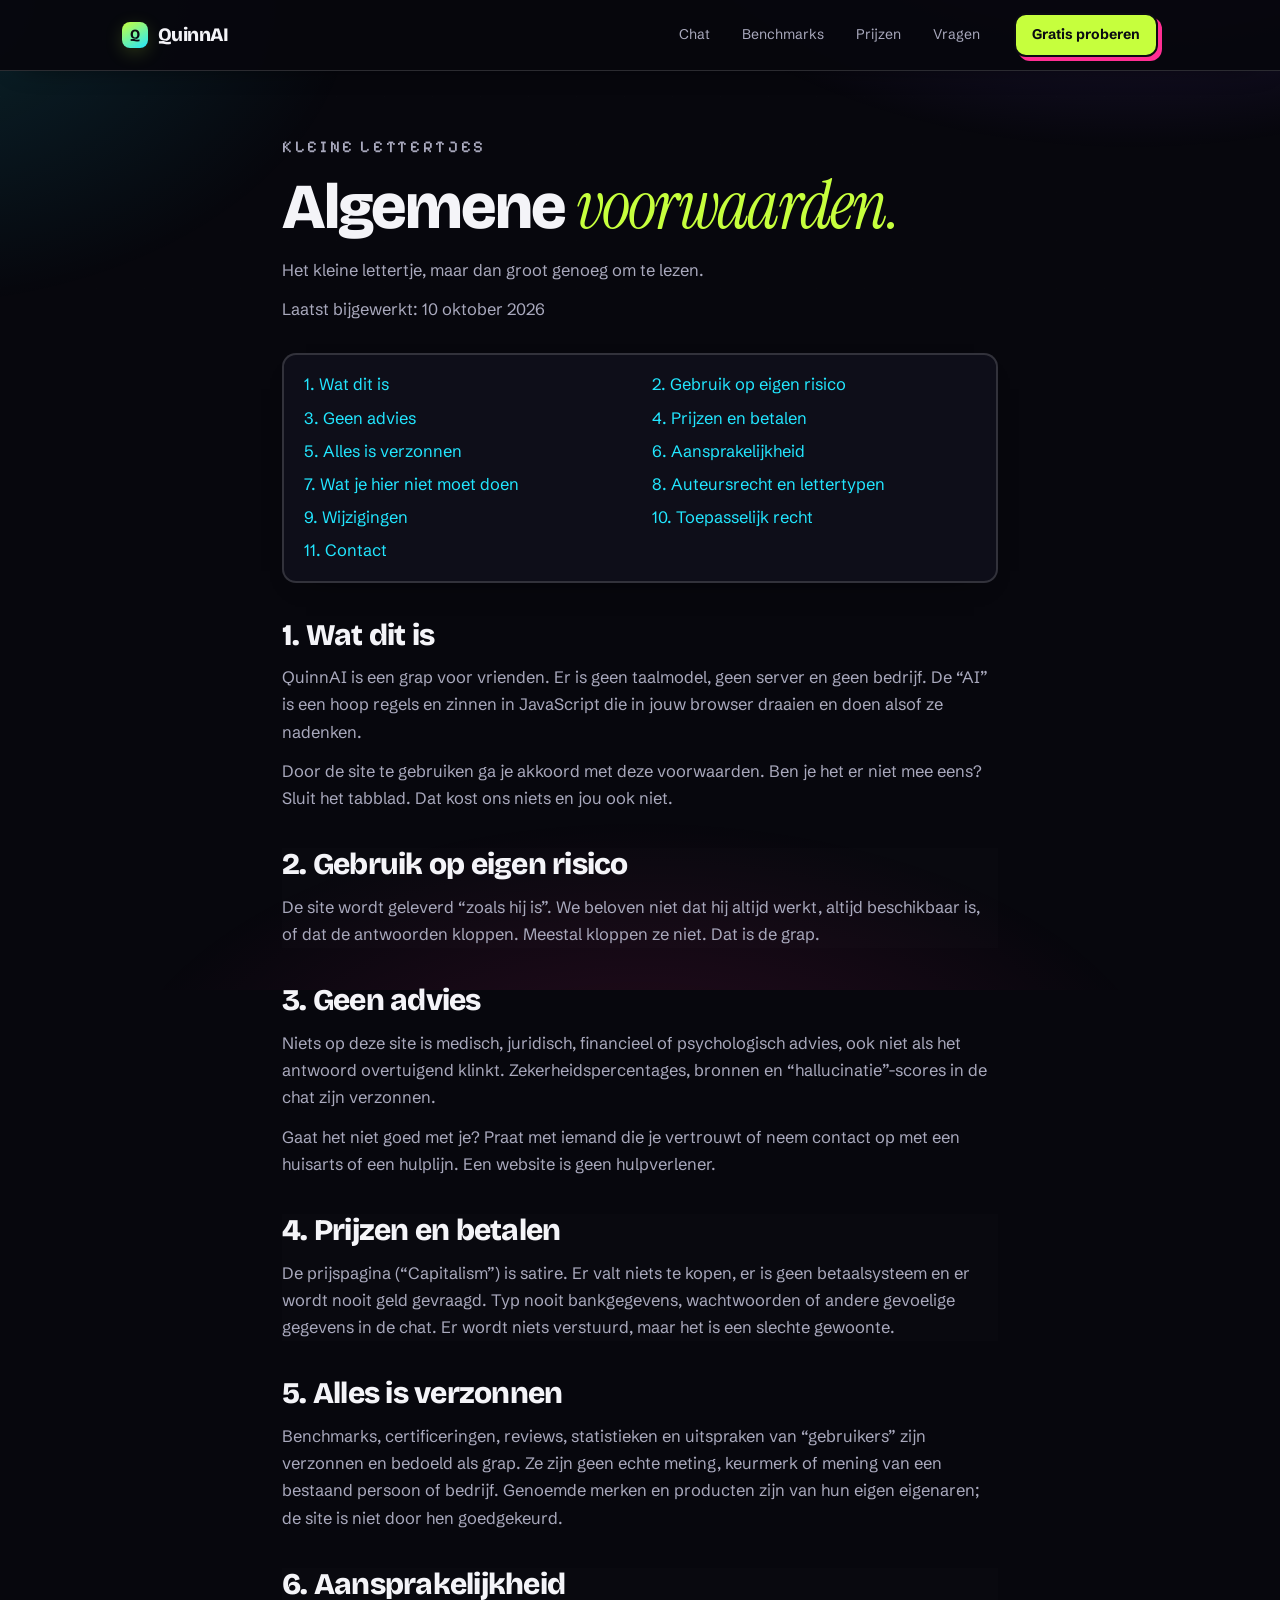
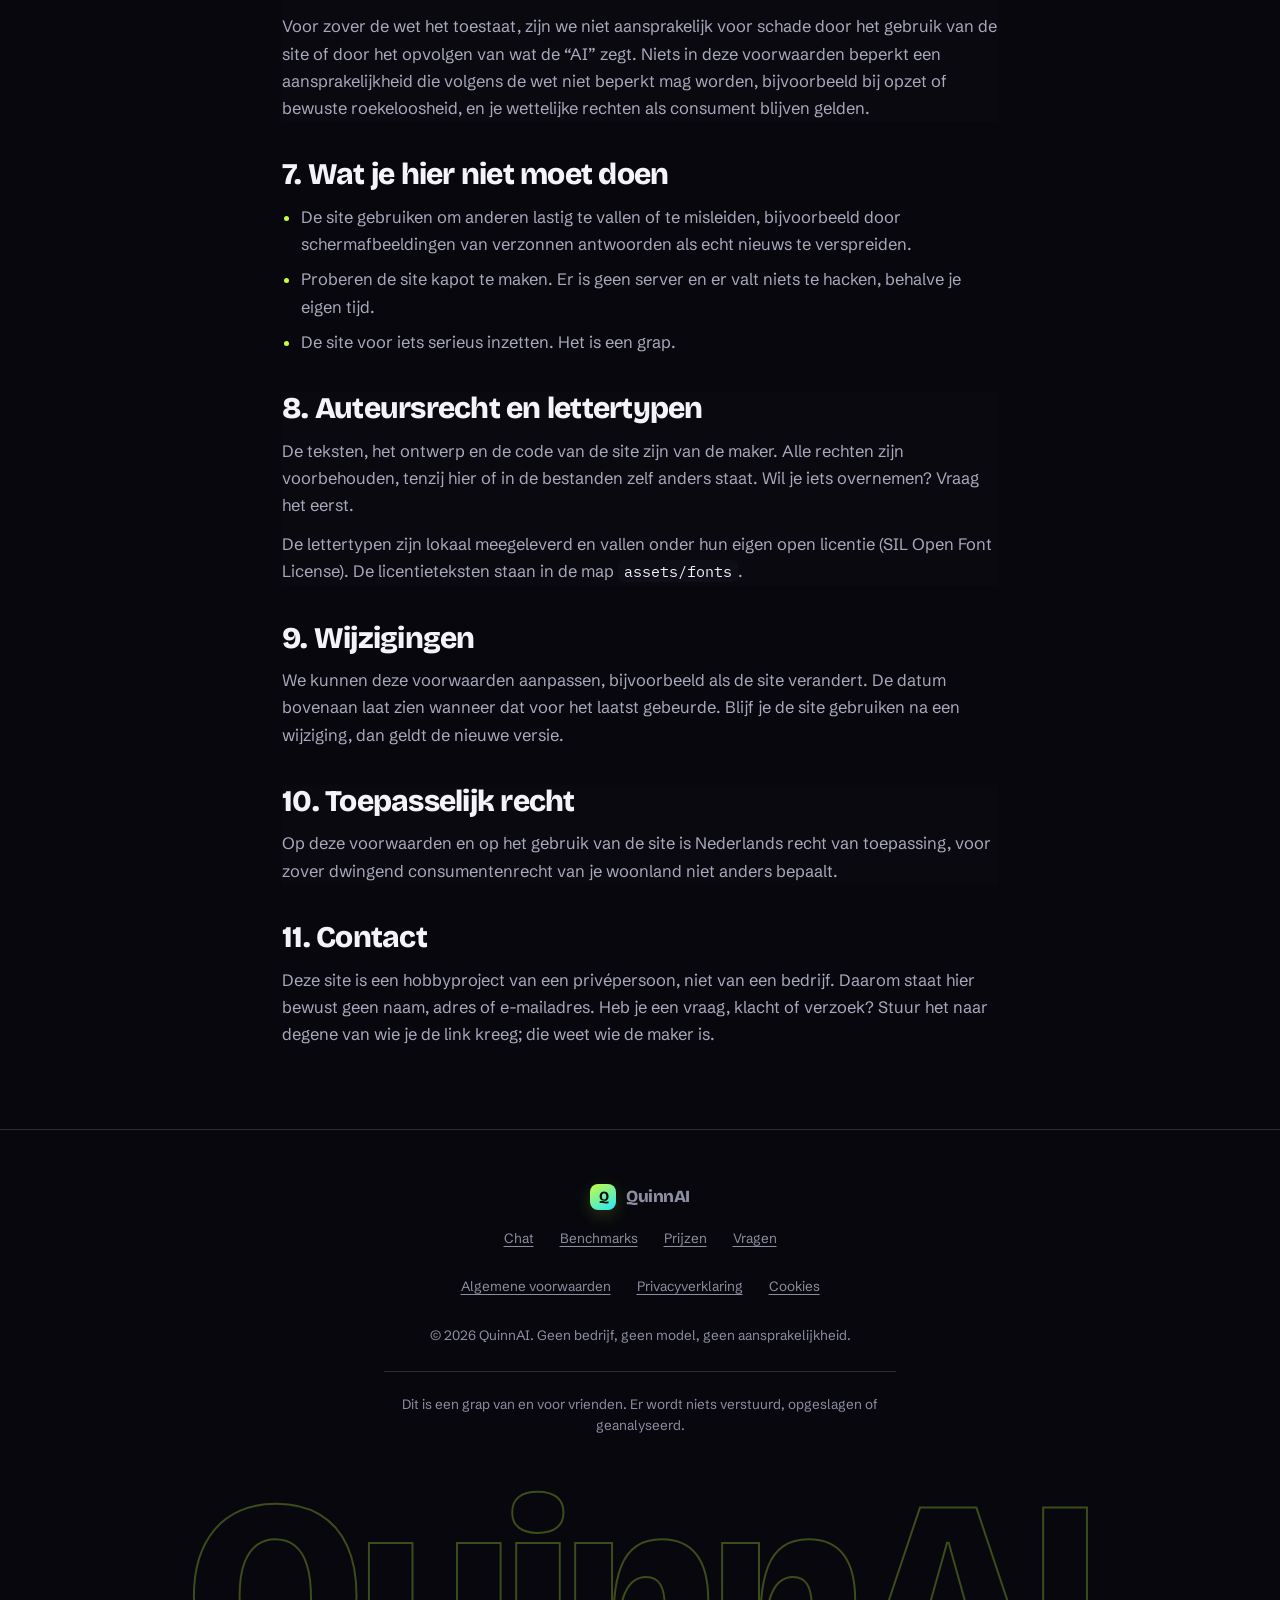
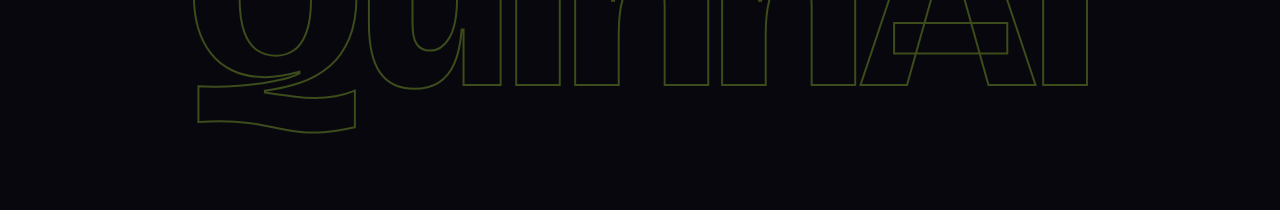
<file: voorwaarden.html>
<!DOCTYPE html>
<html lang="nl">
<head>
<meta charset="UTF-8">
<meta http-equiv="Content-Security-Policy" content="default-src 'none'; script-src 'self'; style-src 'self'; font-src 'self'; img-src 'self' data:; connect-src 'none'; media-src 'none'; object-src 'none'; base-uri 'none'; form-action 'none'">
<meta name="referrer" content="no-referrer">
<meta name="viewport" content="width=device-width, initial-scale=1">
<title>Algemene voorwaarden — QuinnAI</title>
<meta name="description" content="De algemene voorwaarden van QuinnAI: een grap, geen bedrijf, en daarom ook geen aansprakelijkheid voor zover de wet dat toestaat.">
<link rel="canonical" href="https://quinnai.tech/voorwaarden">
<meta name="theme-color" content="#07070d">
<meta name="color-scheme" content="dark">
<link rel="icon" href="data:image/svg+xml,<svg xmlns='http://www.w3.org/2000/svg' viewBox='0 0 64 64'>
<link rel="preload" href="/assets/fonts/schibsted-grotesk-latin-wght-normal.woff2" as="font" type="font/woff2" crossorigin>
<link rel="preload" href="/assets/fonts/bricolage-grotesque-latin-opsz-normal.woff2" as="font" type="font/woff2" crossorigin>
<link rel="stylesheet" href="/assets/css/style.css?v=1ca97c2c">
<link rel="stylesheet" href="/assets/css/legal.css?v=61b67f98">
</head>
<body>
<a href="#hoofdinhoud" class="skip-link">Direct naar inhoud</a>

<nav aria-label="Hoofdnavigatie">
  <div class="nav-in">
    <a href="/" class="brand"><span class="mark">Q</span> QuinnAI</a>
    <div class="nav-links">
      <a href="/#chat">Chat</a>
      <a href="/#benchmarks">Benchmarks</a>
      <a href="/#prijzen">Prijzen</a>
      <a href="/#vragen">Vragen</a>
    </div>
    <a href="/#chat" class="btn btn-primary">Gratis proberen</a>
  </div>
</nav>

<main id="hoofdinhoud" class="wrap legal" tabindex="-1">
  <p class="eyebrow">Kleine lettertjes</p>
  <h1>Algemene <span class="serif">voorwaarden.</span></h1>
  <p class="legal-intro">Het kleine lettertje, maar dan groot genoeg om te lezen.</p>
  <p class="legal-meta">Laatst bijgewerkt: <time datetime="2026-10-10">10 oktober 2026</time></p>
  <nav class="legal-toc" aria-label="Op deze pagina"><ol><li><a href="#wat">1. Wat dit is</a></li><li><a href="#gebruik">2. Gebruik op eigen risico</a></li><li><a href="#advies">3. Geen advies</a></li><li><a href="#prijzen">4. Prijzen en betalen</a></li><li><a href="#verzonnen">5. Alles is verzonnen</a></li><li><a href="#aansprakelijkheid">6. Aansprakelijkheid</a></li><li><a href="#regels">7. Wat je hier niet moet doen</a></li><li><a href="#rechten">8. Auteursrecht en lettertypen</a></li><li><a href="#wijzigen">9. Wijzigingen</a></li><li><a href="#recht">10. Toepasselijk recht</a></li><li><a href="#contact">11. Contact</a></li></ol></nav>
<section id="wat" aria-labelledby="h-wat"><h2 id="h-wat">1. Wat dit is</h2><p>QuinnAI is een grap voor vrienden. Er is geen taalmodel, geen server en geen bedrijf. De &ldquo;AI&rdquo; is een hoop regels en zinnen in JavaScript die in jouw browser draaien en doen alsof ze nadenken.</p><p>Door de site te gebruiken ga je akkoord met deze voorwaarden. Ben je het er niet mee eens? Sluit het tabblad. Dat kost ons niets en jou ook niet.</p></section>
<section id="gebruik" aria-labelledby="h-gebruik"><h2 id="h-gebruik">2. Gebruik op eigen risico</h2><p>De site wordt geleverd &ldquo;zoals hij is&rdquo;. We beloven niet dat hij altijd werkt, altijd beschikbaar is, of dat de antwoorden kloppen. Meestal kloppen ze niet. Dat is de grap.</p></section>
<section id="advies" aria-labelledby="h-advies"><h2 id="h-advies">3. Geen advies</h2><p>Niets op deze site is medisch, juridisch, financieel of psychologisch advies, ook niet als het antwoord overtuigend klinkt. Zekerheidspercentages, bronnen en &ldquo;hallucinatie&rdquo;-scores in de chat zijn verzonnen.</p><p>Gaat het niet goed met je? Praat met iemand die je vertrouwt of neem contact op met een huisarts of een hulplijn. Een website is geen hulpverlener.</p></section>
<section id="prijzen" aria-labelledby="h-prijzen"><h2 id="h-prijzen">4. Prijzen en betalen</h2><p>De prijspagina (&ldquo;Capitalism&rdquo;) is satire. Er valt niets te kopen, er is geen betaalsysteem en er wordt nooit geld gevraagd. Typ nooit bankgegevens, wachtwoorden of andere gevoelige gegevens in de chat. Er wordt niets verstuurd, maar het is een slechte gewoonte.</p></section>
<section id="verzonnen" aria-labelledby="h-verzonnen"><h2 id="h-verzonnen">5. Alles is verzonnen</h2><p>Benchmarks, certificeringen, reviews, statistieken en uitspraken van &ldquo;gebruikers&rdquo; zijn verzonnen en bedoeld als grap. Ze zijn geen echte meting, keurmerk of mening van een bestaand persoon of bedrijf. Genoemde merken en producten zijn van hun eigen eigenaren; de site is niet door hen goedgekeurd.</p></section>
<section id="aansprakelijkheid" aria-labelledby="h-aansprakelijkheid"><h2 id="h-aansprakelijkheid">6. Aansprakelijkheid</h2><p>Voor zover de wet het toestaat, zijn we niet aansprakelijk voor schade door het gebruik van de site of door het opvolgen van wat de &ldquo;AI&rdquo; zegt. Niets in deze voorwaarden beperkt een aansprakelijkheid die volgens de wet niet beperkt mag worden, bijvoorbeeld bij opzet of bewuste roekeloosheid, en je wettelijke rechten als consument blijven gelden.</p></section>
<section id="regels" aria-labelledby="h-regels"><h2 id="h-regels">7. Wat je hier niet moet doen</h2><ul><li>De site gebruiken om anderen lastig te vallen of te misleiden, bijvoorbeeld door schermafbeeldingen van verzonnen antwoorden als echt nieuws te verspreiden.</li><li>Proberen de site kapot te maken. Er is geen server en er valt niets te hacken, behalve je eigen tijd.</li><li>De site voor iets serieus inzetten. Het is een grap.</li></ul></section>
<section id="rechten" aria-labelledby="h-rechten"><h2 id="h-rechten">8. Auteursrecht en lettertypen</h2><p>De teksten, het ontwerp en de code van de site zijn van de maker. Alle rechten zijn voorbehouden, tenzij hier of in de bestanden zelf anders staat. Wil je iets overnemen? Vraag het eerst.</p><p>De lettertypen zijn lokaal meegeleverd en vallen onder hun eigen open licentie (SIL Open Font License). De licentieteksten staan in de map <code>assets/fonts</code>.</p></section>
<section id="wijzigen" aria-labelledby="h-wijzigen"><h2 id="h-wijzigen">9. Wijzigingen</h2><p>We kunnen deze voorwaarden aanpassen, bijvoorbeeld als de site verandert. De datum bovenaan laat zien wanneer dat voor het laatst gebeurde. Blijf je de site gebruiken na een wijziging, dan geldt de nieuwe versie.</p></section>
<section id="recht" aria-labelledby="h-recht"><h2 id="h-recht">10. Toepasselijk recht</h2><p>Op deze voorwaarden en op het gebruik van de site is Nederlands recht van toepassing, voor zover dwingend consumentenrecht van je woonland niet anders bepaalt.</p></section>
<section id="contact" aria-labelledby="h-contact"><h2 id="h-contact">11. Contact</h2><p>Deze site is een hobbyproject van een privépersoon, niet van een bedrijf. Daarom staat hier bewust geen naam, adres of e-mailadres. Heb je een vraag, klacht of verzoek? Stuur het naar degene van wie je de link kreeg; die weet wie de maker is.</p></section>
</main>

<footer>
  <div class="wrap">
    <div class="brand foot-brand"><span class="mark">Q</span> QuinnAI</div>
    <nav aria-label="Footernavigatie" class="footer-nav">
      <a href="/#chat">Chat</a>
      <a href="/#benchmarks">Benchmarks</a>
      <a href="/#prijzen">Prijzen</a>
      <a href="/#vragen">Vragen</a>
    </nav>
    <nav aria-label="Juridisch" class="footer-nav footer-legal">
      <a href="/voorwaarden" aria-current="page">Algemene voorwaarden</a>
      <a href="/privacy">Privacyverklaring</a>
      <a href="/cookies">Cookies</a>
    </nav>
    <p>© 2026 QuinnAI. Geen bedrijf, geen model, geen aansprakelijkheid.</p>
    <p class="foot-real">Dit is een grap van en voor vrienden. Er wordt niets verstuurd, opgeslagen of geanalyseerd.</p>
  </div>
  <div class="wordmark" aria-hidden="true">QuinnAI</div>
</footer>
</body>
</html>
</file>
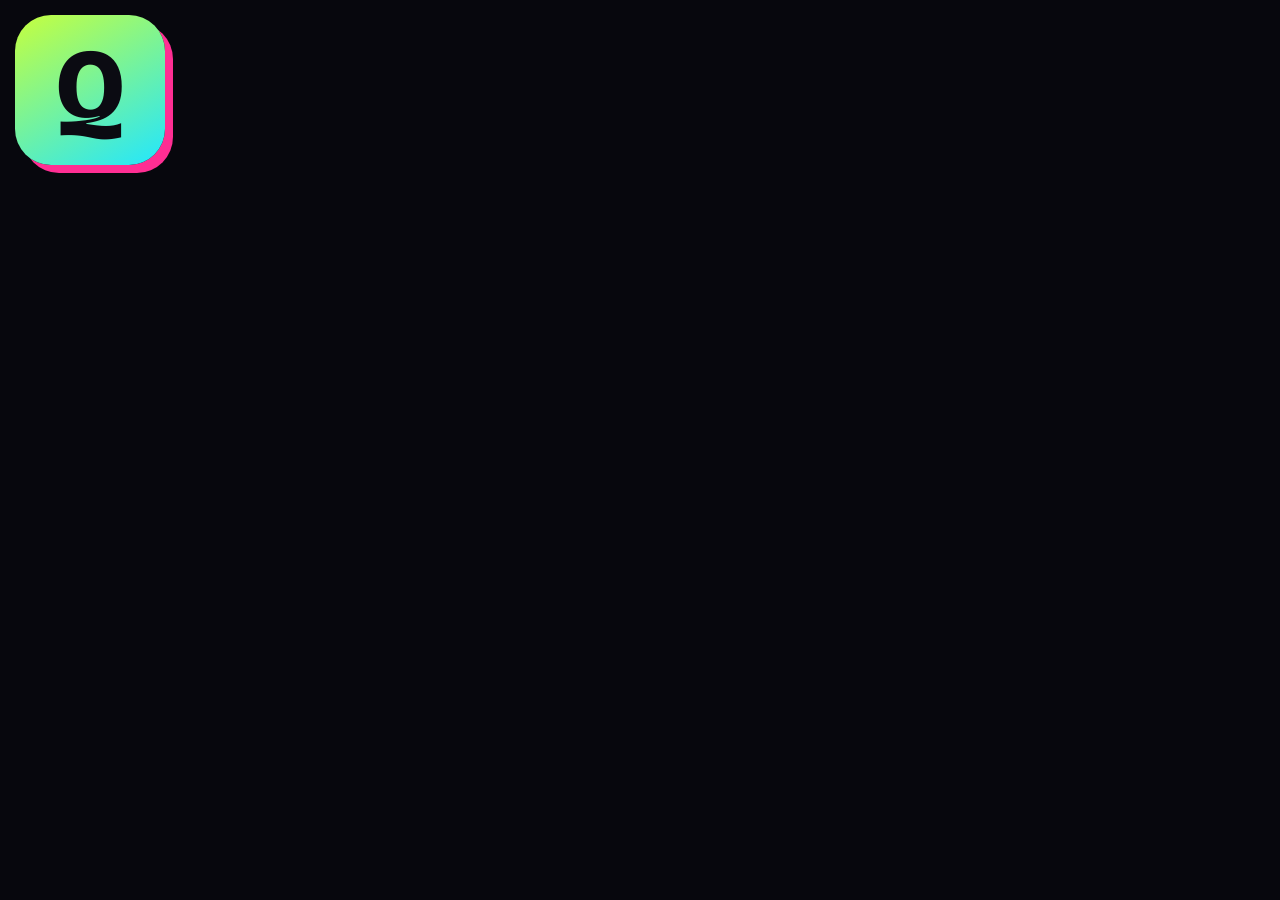
<file: tools/icon.html>
<!DOCTYPE html>
<!-- Sjabloon voor assets/img/apple-touch-icon.png (180x180). Renderen: node tools/render-og.js -->
<html lang="nl"><head><meta charset="utf-8"><title>QuinnAI icoon</title>
<style>
@font-face{font-family:'Bricolage Grotesque';font-weight:200 800;src:url(../assets/fonts/bricolage-grotesque-latin-opsz-normal.woff2) format('woff2')}
*{margin:0;box-sizing:border-box}
html,body{width:180px;height:180px;overflow:hidden;background:#07070d}
body{display:grid;place-items:center}
.t{width:150px;height:150px;border-radius:36px;background:linear-gradient(150deg,#c6ff3d,#22e6ff);display:grid;place-items:center;font:800 104px/1 'Bricolage Grotesque',sans-serif;color:#0b0b12;box-shadow:8px 8px 0 #ff2e93;padding-bottom:6px}
</style></head><body><div class="t">Q</div></body></html>
</file>
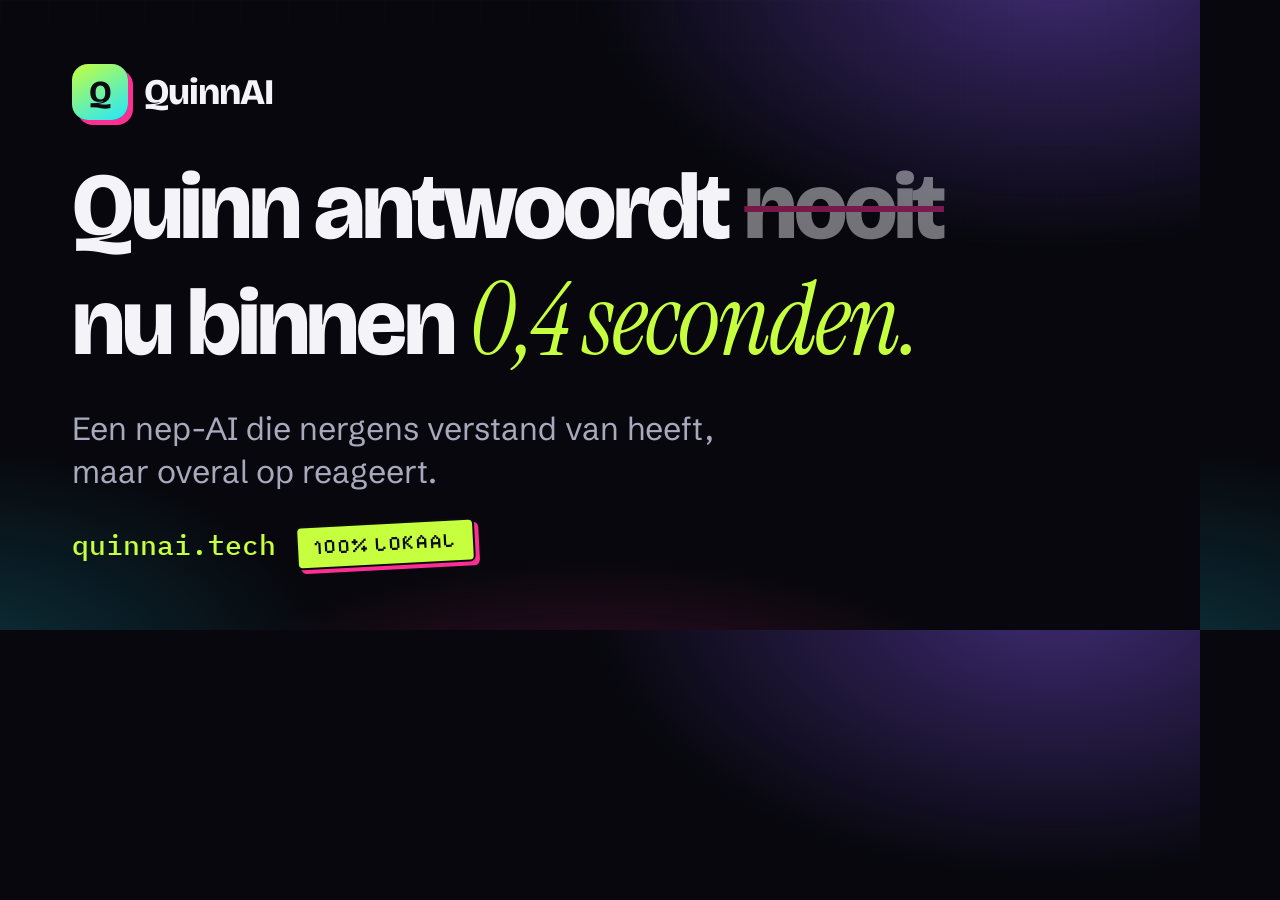
<file: tools/og-image.html>
<!DOCTYPE html>
<!-- Sjabloon voor assets/img/og-image.png (1200x630). Opnieuw renderen:
     node tools/render-og.js
     Gebruikt de zelf gehoste lettertypen en dezelfde kleurtokens als de site. -->
<html lang="nl"><head><meta charset="utf-8"><title>QuinnAI og-image</title>
<style>
@font-face{font-family:'Bricolage Grotesque';font-weight:200 800;src:url(../assets/fonts/bricolage-grotesque-latin-opsz-normal.woff2) format('woff2')}
@font-face{font-family:'Instrument Serif';font-style:italic;font-weight:400;src:url(../assets/fonts/instrument-serif-latin-400-italic.woff2) format('woff2')}
@font-face{font-family:'Schibsted Grotesk';font-weight:400 900;src:url(../assets/fonts/schibsted-grotesk-latin-wght-normal.woff2) format('woff2')}
@font-face{font-family:'Pixelify Sans';font-weight:500;src:url(../assets/fonts/pixelify-sans-latin-500-normal.woff2) format('woff2')}
@font-face{font-family:'IBM Plex Mono';font-weight:500;src:url(../assets/fonts/ibm-plex-mono-latin-500-normal.woff2) format('woff2')}
:root{--ink:#07070d;--paper:#f4f4f8;--muted:#a9a9bd;--lime:#c6ff3d;--cyan:#22e6ff;--pink:#ff2e93;--violet:#8b5cff;--on-lime:#0b0b12}
*{box-sizing:border-box;margin:0}
html,body{width:1200px;height:630px;overflow:hidden}
body{background:var(--ink);color:var(--paper);font-family:'Schibsted Grotesk',sans-serif;position:relative;
  background-image:radial-gradient(760px 460px at 88% -6%,rgba(139,92,255,.42),transparent 62%),radial-gradient(620px 380px at -4% 108%,rgba(34,230,255,.20),transparent 62%),radial-gradient(700px 300px at 50% 118%,rgba(255,46,147,.25),transparent 62%)}
body::after{content:"";position:absolute;inset:0;opacity:.22;background-image:linear-gradient(rgba(255,255,255,.04) 1px,transparent 1px),linear-gradient(90deg,rgba(255,255,255,.04) 1px,transparent 1px);background-size:48px 48px;mask-image:linear-gradient(to bottom,#000,transparent 75%)}
.c{position:absolute;inset:64px 72px;display:flex;flex-direction:column;z-index:1}
.brand{display:flex;align-items:center;gap:16px;font:800 36px 'Bricolage Grotesque',serif;letter-spacing:-.03em}
.mark{width:56px;height:56px;border-radius:16px;background:linear-gradient(150deg,var(--lime),var(--cyan));display:grid;place-items:center;color:var(--on-lime);font-size:32px;box-shadow:5px 5px 0 var(--pink)}
h1{font:800 94px/1 'Bricolage Grotesque',serif;letter-spacing:-.035em;margin-top:40px}
h1 em{font:italic 400 1.07em 'Instrument Serif',serif;color:var(--lime);letter-spacing:-.02em}
h1 s{text-decoration-thickness:6px;text-decoration-color:var(--pink);opacity:.45}
p{font-size:32px;line-height:1.35;color:var(--muted);margin-top:22px;max-width:860px}
.foot{margin-top:auto;display:flex;align-items:center;gap:20px}
.url{font:500 28px 'IBM Plex Mono',monospace;color:var(--lime)}
.pill{font:500 20px 'Pixelify Sans',monospace;color:var(--on-lime);background:var(--lime);border:2px solid var(--on-lime);border-radius:6px;padding:8px 16px;letter-spacing:.08em;text-transform:uppercase;box-shadow:4px 4px 0 var(--pink);transform:rotate(-3deg)}
</style></head><body>
<div class="c">
  <div class="brand"><span class="mark">Q</span>QuinnAI</div>
  <h1>Quinn antwoordt <s>nooit</s><br>nu binnen <em>0,4 seconden.</em></h1>
  <p>Een nep-AI die nergens verstand van heeft,<br>maar overal op reageert.</p>
  <div class="foot"><span class="url">quinnai.tech</span><span class="pill">100% lokaal</span></div>
</div>
</body></html>
</file>
<file: assets/css/style.css>
/* Zelf gehoste lettertypen (geen verbinding met Google; zie assets/fonts/) */
@font-face{font-family:'Bricolage Grotesque';font-style:normal;font-weight:200 800;font-display:swap;src:url(../fonts/bricolage-grotesque-latin-opsz-normal.woff2) format('woff2');unicode-range:U+0000-00FF,U+0131,U+0152-0153,U+02BB-02BC,U+02C6,U+02DA,U+02DC,U+0304,U+0308,U+0329,U+2000-206F,U+20AC,U+2122,U+2191,U+2193,U+2212,U+2215,U+FEFF,U+FFFD}
@font-face{font-family:'Schibsted Grotesk';font-style:normal;font-weight:400 900;font-display:swap;src:url(../fonts/schibsted-grotesk-latin-wght-normal.woff2) format('woff2');unicode-range:U+0000-00FF,U+0131,U+0152-0153,U+02BB-02BC,U+02C6,U+02DA,U+02DC,U+0304,U+0308,U+0329,U+2000-206F,U+20AC,U+2122,U+2191,U+2193,U+2212,U+2215,U+FEFF,U+FFFD}
@font-face{font-family:'Instrument Serif';font-style:italic;font-weight:400;font-display:swap;src:url(../fonts/instrument-serif-latin-400-italic.woff2) format('woff2');unicode-range:U+0020-007E,U+00A0-00FF,U+0131,U+0152-0153,U+02C6,U+02DA,U+02DC,U+2013-2014,U+2018-201E,U+2022,U+2026,U+20AC,U+2212}
@font-face{font-family:'Boldonse';font-style:normal;font-weight:400;font-display:swap;src:url(../fonts/boldonse-latin-400-normal.woff2) format('woff2');unicode-range:U+0020-007E,U+00A0-00FF,U+0131,U+0152-0153,U+02C6,U+02DA,U+02DC,U+2013-2014,U+2018-201E,U+2022,U+2026,U+20AC,U+2212}
@font-face{font-family:'Pixelify Sans';font-style:normal;font-weight:500;font-display:swap;src:url(../fonts/pixelify-sans-latin-500-normal.woff2) format('woff2');unicode-range:U+0020-007E,U+00A0-00FF,U+0131,U+0152-0153,U+02C6,U+02DA,U+02DC,U+2013-2014,U+2018-201E,U+2022,U+2026,U+20AC,U+2212}
@font-face{font-family:'IBM Plex Mono';font-style:normal;font-weight:400;font-display:swap;src:url(../fonts/ibm-plex-mono-latin-400-normal.woff2) format('woff2');unicode-range:U+0000-00FF,U+0131,U+0152-0153,U+02BB-02BC,U+02C6,U+02DA,U+02DC,U+0304,U+0308,U+0329,U+2000-206F,U+20AC,U+2122,U+2191,U+2193,U+2212,U+2215,U+FEFF,U+FFFD}
@font-face{font-family:'IBM Plex Mono';font-style:normal;font-weight:500;font-display:swap;src:url(../fonts/ibm-plex-mono-latin-500-normal.woff2) format('woff2');unicode-range:U+0000-00FF,U+0131,U+0152-0153,U+02BB-02BC,U+02C6,U+02DA,U+02DC,U+0304,U+0308,U+0329,U+2000-206F,U+20AC,U+2122,U+2191,U+2193,U+2212,U+2215,U+FEFF,U+FFFD}
:root{
    /* AI Arcade (v3): bijna-zwart met neon. Alle tekst-op-achtergrond paren worden bewaakt door tools/check.js */
    --ink:#07070d;
    --ink-2:#0e0e19;
    --ink-3:#171726;
    --line:rgba(255,255,255,.35);      /* 3:1 non-text contrast */
    --line-soft:rgba(255,255,255,.15);
    --paper:#f4f4f8;
    --muted:#a9a9bd;
    --muted-3:#8e8ea3;
    --bsod:#0a3fd1;           /* alleen voor de nep-crash (Do Not Click) */
    --lime:#c6ff3d;           /* primair: CTA's, accent, glow */
    --pink:#ff2e93;           /* secundair: stickers, hover, gevaar */
    --violet:#8b5cff;         /* verlopen, lijnen, gloed */
    --cyan:#22e6ff;           /* links, data, chat-glow, terminal */
    --orange:#ff7a1a;         /* warm accent in verlopen */
    --lime-hover:#d8ff6e;     /* hover op lime-knoppen */
    --on-lime:#0b0b12;        /* tekst op lime / cyaan / roze */
    --on-lime-mark:#0b0b12;   /* Q op het merk-icoon */
    --text-soft:#d8d8e6;      /* iets zachter dan --paper, voor lijstjes en profiel */
    --surface-1:rgba(255,255,255,.03);
    --surface-2:rgba(255,255,255,.06);
    --surface-3:rgba(255,255,255,.11);
    --radius:18px;
    --wrap:1080px;
    color-scheme:dark;   /* native controls (select, range, scrollbars) in donker */
    --font-display:'Boldonse','Bricolage Grotesque',sans-serif;   /* alleen korte stukken: breed lettertype */
    --font-pixel:'Pixelify Sans','IBM Plex Mono',monospace;
    --hard:4px 4px 0;          /* neubrutalist offset-schaduw */
    --dur-fast:.15s;   /* hover/active */
    --dur:.22s;        /* kaarten, tegels */
  }
  *{box-sizing:border-box}
  ::selection{background:var(--lime);color:var(--on-lime)}
  html{scrollbar-color:rgba(255,255,255,.22) var(--ink)}
  .serif{font-family:'Instrument Serif',Georgia,serif;font-style:italic;font-weight:400;letter-spacing:-.015em;color:var(--lime)}
  .eyebrow{font:500 14px var(--font-pixel);letter-spacing:.16em;text-transform:uppercase;color:var(--cyan);margin:0 0 14px}
  .cursor{display:inline-block;width:.55em;height:1em;background:var(--lime);margin-left:6px;vertical-align:-2px;animation:blink 1s steps(1) infinite}
  html{scroll-behavior:smooth;scroll-padding-top:72px}
  body{
    margin:0;background:var(--ink);color:var(--paper);
    font-family:'Schibsted Grotesk',system-ui,-apple-system,'Segoe UI',sans-serif;
    font-size:16px;line-height:1.55;-webkit-font-smoothing:antialiased;
    overflow-x:hidden;
  }
  body::before{
    content:"";position:fixed;inset:-10%;pointer-events:none;z-index:0;
    background:
      radial-gradient(900px 560px at 82% -10%, rgba(139,92,255,.30), transparent 62%),
      radial-gradient(760px 520px at 2% 8%, rgba(34,230,255,.14), transparent 60%),
      radial-gradient(900px 500px at 50% 112%, rgba(255,46,147,.14), transparent 60%);
    animation:drift 22s ease-in-out infinite alternate;
  }
  @keyframes drift{
    from{transform:translate(0,0)}
    to{transform:translate(-1.5%, 1.5%)}
  }
  body::after{
    content:"";position:fixed;inset:0;pointer-events:none;z-index:0;opacity:.22;
    background-image:linear-gradient(var(--surface-1) 1px,transparent 1px),
      linear-gradient(90deg,var(--surface-1) 1px,transparent 1px);
    background-size:48px 48px;
    mask-image:linear-gradient(to bottom,black,transparent 70%);
  }
  .wrap{max-width:var(--wrap);margin:0 auto;padding:0 22px;position:relative;z-index:1}
  h1,h2,h3{font-family:'Bricolage Grotesque',Georgia,serif;font-weight:800;letter-spacing:-.025em;line-height:1.02;margin:0}
  p{margin:0}
  a{color:inherit}
  .mono{font-family:'IBM Plex Mono',ui-monospace,monospace}
  .muted{color:var(--muted)}

  /* ---------- ticker ---------- */
  .ticker{
    border-bottom:1px solid var(--line-soft);background:var(--surface-1);
    font-size:12.5px;padding:9px 22px;display:flex;gap:10px;align-items:center;justify-content:center;
    position:relative;z-index:30;color:var(--muted);text-align:center;
  }
  .dot{width:6px;height:6px;border-radius:50%;background:var(--cyan);flex:none;box-shadow:0 0 0 0 rgba(34,230,255,.5);animation:ping 2.4s infinite}
  /* SC 2.2.2: de pauzeknop stopt álle decoratieve animaties (animation:none i.p.v. paused,
     anders blijven nieuwe berichten met animation-fill-mode:both onzichtbaar op opacity 0). */
  body.pauzeer-animaties::before,
  body.pauzeer-animaties *,
  body.pauzeer-animaties *::before,
  body.pauzeer-animaties *::after{animation:none!important}
  @keyframes ping{70%{box-shadow:0 0 0 7px rgba(34,230,255,0)}100%{box-shadow:0 0 0 0 rgba(34,230,255,0)}}
  #ticker-text{color:var(--paper);opacity:.85}

  /* ---------- nav ---------- */
  nav{position:sticky;top:0;z-index:40;background:rgba(7,7,13,.95);border-bottom:1px solid var(--line-soft);box-shadow:0 12px 30px -24px #000}
  .nav-in{max-width:var(--wrap);margin:0 auto;padding:13px 22px;display:flex;align-items:center;gap:20px}
  .brand{display:flex;align-items:center;gap:10px;font-family:'Bricolage Grotesque',serif;font-weight:800;font-size:19px;letter-spacing:-.03em;text-decoration:none}
  .mark{width:26px;height:26px;border-radius:8px;background:linear-gradient(150deg,var(--lime),var(--cyan));display:grid;place-items:center;color:var(--on-lime-mark);font-size:14px;font-weight:800;flex:none;box-shadow:0 5px 18px rgba(198,255,61,.18)}
  .nav-links{display:flex;gap:4px;margin-left:auto}
  .nav-links a{padding:10px 14px;border-radius:9px;font-size:14px;color:var(--muted);text-decoration:none;position:relative;transition:color var(--dur-fast)}
  .nav-links a:hover{color:var(--paper);background:var(--surface-2)}
  .nav-links a.actief{color:var(--paper)}
  .nav-links a.actief::after{content:"";position:absolute;left:14px;right:14px;bottom:4px;height:2px;border-radius:2px;background:var(--lime)}
  .btn{
    font:inherit;font-size:14px;font-weight:700;padding:9px 16px;border-radius:12px;border:2px solid var(--paper);
    background:var(--ink-2);color:var(--paper);cursor:pointer;text-decoration:none;display:inline-block;
    box-shadow:var(--hard) var(--violet);
    transition:background var(--dur-fast),transform var(--dur-fast),box-shadow var(--dur-fast);
  }
  .btn:hover{background:var(--ink-3);transform:translate(-2px,-2px);box-shadow:6px 6px 0 var(--violet)}
  .btn:active{transform:translate(3px,3px);box-shadow:1px 1px 0 var(--violet)}
  .btn-primary{background:var(--lime);color:var(--on-lime);border-color:var(--on-lime);box-shadow:var(--hard) var(--pink)}
  .btn-primary:hover{background:var(--lime-hover);box-shadow:6px 6px 0 var(--pink)}
  .btn-primary:active{box-shadow:1px 1px 0 var(--pink)}
  :focus-visible{outline:2px solid var(--lime);outline-offset:3px;border-radius:6px}

  .sr-only{position:absolute;width:1px;height:1px;padding:0;margin:-1px;overflow:hidden;clip:rect(0,0,0,0);white-space:nowrap;border:0}

  .naar-boven{
    position:fixed;right:18px;bottom:calc(18px + env(safe-area-inset-bottom,0px));z-index:60;
    width:44px;height:44px;border-radius:13px;border:1px solid var(--line);
    background:rgba(13,17,24,.95);color:var(--paper);
    display:grid;place-items:center;cursor:pointer;box-shadow:0 12px 30px -12px rgba(0,0,0,.6);
    opacity:0;transform:translateY(10px);pointer-events:none;visibility:hidden;
    transition:opacity .25s,transform .25s,background var(--dur),visibility 0s linear .25s;
  }
  /* SC 2.4.7: onzichtbaar = ook niet focusbaar (visibility:hidden haalt hem uit de tab-volgorde) */
  .naar-boven.zichtbaar{opacity:1;transform:none;pointer-events:auto;visibility:visible;transition:opacity .25s,transform .25s,background var(--dur),visibility 0s}
  .naar-boven:hover{background:var(--surface-3)}
  .naar-boven:active{transform:scale(.92)}

  .sound-btn{
    background:none;border:1px solid var(--line-soft);border-radius:8px;color:var(--muted);
    width:36px;height:36px;display:grid;place-items:center;cursor:pointer;flex:none;
    transition:color var(--dur-fast),border-color var(--dur-fast);
  }
  .sound-btn:hover{color:var(--paper);border-color:var(--line)}
  .sound-btn[aria-pressed="true"]{color:var(--lime);border-color:rgba(198,255,61,.4)}
  .sound-btn[aria-pressed="true"] #sound-golf{opacity:1}
  .skip-link{
    position:absolute;left:12px;top:-60px;z-index:100;background:var(--lime);color:var(--on-lime);
    font-weight:700;font-size:14px;padding:10px 16px;border-radius:10px;text-decoration:none;
    transition:top var(--dur-fast);
  }
  .skip-link:focus{top:12px}
  #hoofdinhoud:focus{outline:none}   /* alleen programmatische focus na de skip-link */

  .ticker-pauze{
    background:none;border:1px solid var(--line);border-radius:6px;color:var(--muted);
    width:32px;height:32px;flex:none;display:grid;place-items:center;cursor:pointer;margin-left:4px;
  }
  .ticker-pauze[hidden]{display:none}
  .ticker-pauze:hover{color:var(--paper);border-color:var(--line)}
  .ticker-pauze[aria-pressed="true"] svg{display:none}
  .ticker-pauze[aria-pressed="true"]::after{content:"▶";font-size:9px;line-height:1}

  /* ---------- hero ---------- */
  header{padding:clamp(32px,6vh,80px) 0 44px;text-align:center;position:relative;isolation:isolate;overflow-x:clip}
  /* cursor-spotlight (alleen fijne pointer, gezet door arcade.js) */
  header::before{content:"";position:absolute;inset:0;z-index:-1;pointer-events:none;background:radial-gradient(520px circle at var(--mx,50%) var(--my,30%),rgba(139,92,255,.22),transparent 65%)}
  /* retro-grid horizon: perspectief-raster onder de hero, pure CSS */
  header::after{content:"";position:absolute;left:-30%;right:-30%;bottom:0;height:52%;z-index:-1;pointer-events:none;
    background:linear-gradient(rgba(139,92,255,.55) 1px,transparent 1px) 0 0/100% 56px,linear-gradient(90deg,rgba(139,92,255,.55) 1px,transparent 1px) 0 0/56px 100%;
    transform:perspective(420px) rotateX(64deg);transform-origin:50% 100%;
    -webkit-mask-image:linear-gradient(to top,#000 5%,transparent 80%);mask-image:linear-gradient(to top,#000 5%,transparent 80%);opacity:.4;animation:grid-run 2.4s linear infinite}
  @keyframes grid-run{to{background-position:0 56px,0 0}}
  /* buiten beeld: geen oneindige animaties laten doorrenderen (arcade.js zet de klasse) */
  header.buiten-beeld::after,header.buiten-beeld .marquee-track,header.buiten-beeld .dot{animation-play-state:paused}
  #benchmarks,#prijzen,#vragen{content-visibility:auto;contain-intrinsic-size:auto 720px}
  .pill{
    display:inline-flex;align-items:center;gap:9px;font:500 13px/1.4 'IBM Plex Mono',monospace;color:var(--text-soft);
    border:1px solid rgba(34,230,255,.4);border-radius:999px;padding:8px 16px;margin-bottom:clamp(18px,3.4vh,30px);
    background:rgba(34,230,255,.06);box-shadow:inset 0 1px 0 var(--surface-2),0 0 40px -18px rgba(34,230,255,.6);
  }
  .pill .pr{color:var(--cyan);font-weight:500}
  .sticker{display:inline-block;font:500 14px/1 var(--font-pixel);letter-spacing:.06em;text-transform:uppercase;padding:9px 13px;border:2px solid var(--on-lime);border-radius:6px;background:var(--pink);color:var(--on-lime);box-shadow:3px 3px 0 var(--on-lime);transform:rotate(var(--rot,-4deg))}
  .sticker.lime{background:var(--lime)}
  .sticker.cyan{background:var(--cyan)}
  .hero-sticker{position:absolute;z-index:2;pointer-events:none}
  .hero-sticker.a{--rot:-9deg;top:9%;left:2%}
  .hero-sticker.b{--rot:7deg;top:34%;right:1%}
  @media (max-width:1180px){.hero-sticker{display:none}}
  /* glitch op hover/focus: RGB-split via twee kopieën (decoratief, uit de toegankelijkheidsboom) */
  .glitch{position:relative}
  @media (min-width:761px){.glitch{display:inline-block}}
  @media (max-width:760px){.glitch::before,.glitch::after{display:none}}
  .glitch::before,.glitch::after{content:attr(data-text);content:attr(data-text) / "";position:absolute;inset:0;opacity:0;pointer-events:none;mix-blend-mode:screen}
  .glitch::before{color:var(--pink);transform:translate(-3px,0)}
  .glitch::after{color:var(--cyan);transform:translate(3px,0)}
  .glitch:hover::before,.glitch:hover::after,.glitch:focus-visible::before,.glitch:focus-visible::after{opacity:.9;animation:glitch-a .45s steps(2,end) 2}
  .glitch:hover::after,.glitch:focus-visible::after{animation-name:glitch-b}
  @keyframes glitch-a{0%{clip-path:inset(0 0 70% 0);transform:translate(-4px,-1px)}50%{clip-path:inset(40% 0 20% 0);transform:translate(3px,1px)}100%{clip-path:inset(75% 0 0 0);transform:translate(-3px,0)}}
  @keyframes glitch-b{0%{clip-path:inset(60% 0 10% 0);transform:translate(4px,1px)}50%{clip-path:inset(10% 0 60% 0);transform:translate(-3px,-1px)}100%{clip-path:inset(0 0 80% 0);transform:translate(3px,0)}}
  h1{font-size:clamp(44px,min(8vw,13.5vh),96px);line-height:.96;letter-spacing:-.034em;text-wrap:balance}
  h1 .serif{letter-spacing:-.025em;font-size:1.06em;line-height:.9}
  h1 s{text-decoration-thickness:3px;text-decoration-color:var(--pink);opacity:.42}
  .lede{max-width:60ch;margin:clamp(16px,3vh,28px) auto 0;color:var(--muted);font-size:clamp(16.5px,2.3vh,18.5px);line-height:1.55}
  .hero-cta{display:flex;gap:12px;justify-content:center;margin-top:clamp(20px,3.6vh,34px);flex-wrap:wrap}
  .hero-cta .btn{padding:14px 24px;font-size:16px;border-radius:14px}
  .marquee{margin-top:clamp(28px,5vh,52px);overflow:hidden;border-block:2px solid var(--line-soft);background:var(--surface-1);padding:12px 0;-webkit-mask-image:linear-gradient(90deg,transparent,#000 8%,#000 92%,transparent);mask-image:linear-gradient(90deg,transparent,#000 8%,#000 92%,transparent)}
  .marquee-track{display:flex;width:max-content;gap:0;animation:marquee 38s linear infinite}
  .marquee:hover .marquee-track,.marquee:focus-within .marquee-track{animation-play-state:paused}
  .marquee-set{display:flex;flex:none;align-items:center}
  .marquee-set span{font:500 15px/1 var(--font-pixel);letter-spacing:.08em;text-transform:uppercase;color:var(--paper);white-space:nowrap}
  .marquee-set span::after{content:"\2715";color:var(--pink);margin:0 26px}
  .marquee-set span:nth-child(3n+2){color:var(--lime)}
  .marquee-set span:nth-child(3n){color:var(--cyan)}
  @keyframes marquee{to{transform:translateX(-50%)}}
  /* zonder beweging (reduced motion of gepauzeerd): geen scroll, gewoon een nette gecentreerde rij zonder dubbelen */
  @media (prefers-reduced-motion:reduce){.marquee-track{width:auto;justify-content:center;flex-wrap:wrap}.marquee-set{flex-wrap:wrap;justify-content:center;row-gap:10px}.marquee-set[aria-hidden="true"]{display:none}.marquee{-webkit-mask-image:none;mask-image:none}}
  body.pauzeer-animaties .marquee-track{width:auto;justify-content:center;flex-wrap:wrap}
  body.pauzeer-animaties .marquee-set{flex-wrap:wrap;justify-content:center;row-gap:10px}
  body.pauzeer-animaties .marquee-set[aria-hidden="true"]{display:none}
  body.pauzeer-animaties .marquee{-webkit-mask-image:none;mask-image:none}

  .proof{display:flex;flex-wrap:wrap;gap:6px 22px;justify-content:center;align-items:center;margin-top:22px;font:400 13px/1.5 'IBM Plex Mono',monospace;color:var(--muted)}
  .proof b{color:var(--lime);font:500 1.35em/1 var(--font-pixel);margin-right:2px}
  .proof-label{color:var(--muted-3)}

  /* ---------- chat ---------- */
  .chat-shell{
    --tone:.78;
    max-width:900px;margin:52px auto 0;border:2px solid var(--cyan);border-radius:22px;
    background:linear-gradient(180deg,#0f0f1c,#08080f);
    box-shadow:8px 8px 0 var(--cyan),0 60px 120px -50px rgba(139,92,255,.5);overflow:hidden;
  }
  /* de glow volgt de toon-slider: 0 = cyaan (braaf), 100 = roze (sarcasme) */
  @supports (color:color-mix(in srgb,red,blue)){
    .chat-shell{--glow:color-mix(in srgb,var(--pink) calc(var(--tone) * 100%),var(--cyan));border-color:var(--glow);box-shadow:8px 8px 0 var(--glow),0 60px 120px -50px color-mix(in srgb,var(--glow) 55%,transparent)}
  }
  .chat-shell.flits{animation:flits .5s ease-out}
  @keyframes flits{0%{outline:3px solid var(--lime);outline-offset:2px}100%{outline:3px solid transparent;outline-offset:16px}}
  .chat-title{display:flex;align-items:center;gap:8px;padding:12px 18px;border-bottom:1px solid var(--line-soft);background:rgba(0,0,0,.4);font:500 12px/1 'IBM Plex Mono',monospace;color:var(--muted-3);letter-spacing:.02em}
  .chat-title i{width:11px;height:11px;border-radius:50%;background:var(--pink);display:block}
  .chat-title i:nth-child(2){background:var(--lime)}
  .chat-title i:nth-child(3){background:var(--cyan)}
  .chat-title span{margin-left:12px}
  .chat-top{display:flex;align-items:center;gap:12px;padding:13px 18px;border-bottom:1px solid var(--line-soft);background:rgba(0,0,0,.2);flex-wrap:wrap}
  .chat-top .label{font-size:12.5px;color:var(--muted)}
  .local-badge{font:500 12px 'IBM Plex Mono',monospace;letter-spacing:.04em;text-transform:uppercase;color:var(--cyan);border:1px solid rgba(34,230,255,.2);background:rgba(34,230,255,.07);border-radius:999px;padding:3px 7px}
  select.model{
    font:inherit;font-size:12.5px;background:var(--surface-2);color:var(--paper);
    border:1px solid var(--line);border-radius:9px;padding:8px 10px;min-height:36px;cursor:pointer;
  }
  select.model option{background:var(--ink-2)}
  .chat-top .right{margin-left:auto;display:flex;align-items:center;gap:12px;flex-wrap:wrap}
  .slider-wrap{display:flex;align-items:center;gap:8px;font-size:12.5px;color:var(--muted)}
  input[type=range]{height:24px;width:88px;accent-color:var(--lime);cursor:pointer}
  .log{padding:22px 20px;height:clamp(300px,52vh,460px);overflow-y:auto;display:flex;flex-direction:column;gap:20px;scroll-behavior:smooth;background:repeating-linear-gradient(0deg,rgba(255,255,255,.014) 0 1px,transparent 1px 3px),radial-gradient(500px 220px at 50% 0,rgba(198,255,61,.05),transparent 70%);scrollbar-width:thin;scrollbar-color:rgba(255,255,255,.15) transparent}
  .log::-webkit-scrollbar{width:9px}
  .log::-webkit-scrollbar-thumb{background:var(--surface-3);border-radius:9px}
  .row{display:flex;gap:13px;align-items:flex-start;max-width:100%;animation:message-in .28s ease both}
  @keyframes message-in{from{opacity:0;transform:translateY(5px)}to{opacity:1;transform:none}}
  .row.me{flex-direction:row-reverse}
  .av{width:32px;height:32px;border-radius:10px;flex:none;display:grid;place-items:center;font-size:14px;font-weight:700}
  .av.ai{background:linear-gradient(150deg,var(--lime),var(--cyan));color:var(--on-lime);box-shadow:0 5px 16px rgba(198,255,61,.14)}
  .av.me{background:rgba(255,255,255,.08);border:1px solid var(--line);color:var(--muted);font-size:12px}
  .bubble{padding:13px 16px;border-radius:15px;max-width:76%;font-size:15px;white-space:pre-wrap}
  .row.ai .bubble{background:rgba(255,255,255,.045);border:1px solid var(--line-soft);border-left:2px solid var(--cyan);border-top-left-radius:5px;box-shadow:0 8px 22px -18px #000}
  .row.ai .bubble a{color:var(--lime);text-underline-offset:3px}
  .row.me .bubble{background:rgba(198,255,61,.13);border:1px solid rgba(198,255,61,.5);color:var(--paper);border-top-right-radius:5px;font-weight:500;box-shadow:0 8px 22px -18px #000}
  .meta{margin-top:9px;font-size:12px;color:var(--muted-3);display:flex;gap:12px;flex-wrap:wrap;align-items:center}
  .meta button{background:none;border:0;color:var(--muted-3);font:inherit;font-size:12px;cursor:pointer;padding:0 2px;min-height:24px;text-decoration:underline;text-underline-offset:3px}
  .meta button:hover{color:var(--lime)}
  .bronnen{list-style:none;margin:10px 0 0;padding:10px 12px;border:1px dashed var(--line);border-radius:10px;font:400 12.5px/1.5 'IBM Plex Mono',monospace;color:var(--muted)}
  .bronnen[hidden]{display:none}
  .bronnen li+li{margin-top:4px}
  .bronnen-kop{color:var(--lime)}
  .think{color:var(--lime);font-size:12.5px;font-family:'IBM Plex Mono',monospace}
  .session-badge{font:500 12px 'IBM Plex Mono',monospace;color:var(--muted);white-space:nowrap}
  #sess-msgs,#sess-uptime{font-weight:700;color:var(--paper)}
  .mood{font:500 12px 'IBM Plex Mono',monospace;color:var(--muted);white-space:nowrap}
  .mood b{color:var(--lime);font-weight:500}
  .session-badge b{color:var(--paper);font-weight:600}
  .typing-dots{display:inline-flex;gap:4px;align-items:center;height:14px}
  .typing-dots i{width:5px;height:5px;border-radius:50%;background:var(--lime);opacity:.5;animation:tdot 1.1s infinite ease-in-out}
  .typing-dots i:nth-child(2){animation-delay:.15s}
  .typing-dots i:nth-child(3){animation-delay:.3s}
  @keyframes tdot{0%,60%,100%{opacity:.35;transform:translateY(0)}30%{opacity:1;transform:translateY(-3px)}}
  .caret{display:inline-block;width:7px;height:1em;background:var(--lime);vertical-align:-2px;margin-left:2px;animation:blink 1s steps(1) infinite}
  @keyframes blink{50%{opacity:0}}
  .chips{display:flex;gap:8px;padding:0 20px 14px;flex-wrap:wrap}
  .chip{font:inherit;font-size:12.5px;color:var(--muted);background:rgba(255,255,255,.04);border:1px solid var(--line);border-radius:999px;padding:10px 15px;min-height:40px;cursor:pointer;transition:color var(--dur-fast),border-color var(--dur-fast),background var(--dur-fast),transform var(--dur-fast)}
  .chip:hover{color:var(--on-lime);border-color:var(--on-lime);background:var(--lime);transform:translateY(-1px)}
  .chip:active{transform:scale(.96);background:rgba(255,255,255,.12)}
  .chips.locked .chip{opacity:.35;pointer-events:none}
  .compose.locked .fake-attachment{opacity:.3;pointer-events:none}
  .compose{display:flex;gap:10px;padding:14px;border-top:1px solid var(--line-soft);background:rgba(0,0,0,.25)}
  .fake-attachment{
    background:transparent;border:0;color:var(--muted);cursor:pointer;padding:0 4px;
    display:grid;place-items:center;flex:none;align-self:center;
    min-width:40px;min-height:40px;border-radius:8px;
  }
  .fake-attachment:hover{color:var(--paper);transform:scale(1.1)}
  .fake-attachment:active{transform:scale(.92)}
  .fake-attachment svg{display:block;width:20px;height:20px}
  .compose input{
    flex:1;min-width:0;font:inherit;font-size:15px;background:var(--surface-2);border:1px solid var(--line);
    border-radius:13px;padding:13px 16px;color:var(--paper);
  }
  .compose input::placeholder{color:#8e8ea3}
  .compose input:focus{outline:none;border-color:var(--lime);background:rgba(255,255,255,.07)}
  .send{font:inherit;font-weight:700;border:2px solid var(--on-lime);border-radius:13px;padding:0 20px;background:var(--lime);color:var(--on-lime);cursor:pointer;box-shadow:3px 3px 0 var(--pink);transition:background var(--dur-fast),transform var(--dur-fast),box-shadow var(--dur-fast)}
  .send:hover{background:var(--lime-hover);box-shadow:5px 5px 0 var(--pink);transform:translate(-1px,-1px)}
  .send:active{transform:translate(2px,2px);box-shadow:1px 1px 0 var(--pink)}
  .disclaimer{text-align:center;font-size:12px;color:var(--muted-3);padding:22px 0 14px}

  /* ---------- profiel ---------- */
  .profiel{
    max-width:880px;margin:6px auto 0;border:1px solid var(--line-soft);border-radius:16px;
    background:rgba(255,255,255,.022);padding:16px 18px;animation:message-in .3s ease both;
  }
  .profiel-top{display:flex;align-items:center;gap:9px;margin-bottom:12px}
  .profiel-titel{font-size:12px;font-family:'IBM Plex Mono',monospace;color:var(--cyan);letter-spacing:.03em}
  .vergeet{background:none;border:0;color:var(--muted-3);font:inherit;font-size:12px;cursor:pointer;text-decoration:underline;text-underline-offset:3px}
  .profiel-acties{margin-left:auto;display:flex;gap:16px}
  .vergeet:hover{color:var(--pink)}
  #profiel-lijst{margin:0;display:grid;grid-template-columns:auto 1fr;gap:7px 16px;font-size:13.5px}
  #profiel-lijst dt{color:var(--muted-3);font-family:'IBM Plex Mono',monospace;font-size:12px;padding-top:2px}
  #profiel-lijst dd{margin:0;color:var(--text-soft)}
  .profiel-voet{margin-top:13px;padding-top:11px;border-top:1px solid var(--line-soft);font-size:12px;color:var(--muted-3)}

  /* ---------- sections ---------- */
  section{padding:96px 0;border-top:1px solid var(--line-soft);position:relative;z-index:1}
  section:nth-of-type(even){background:rgba(255,255,255,.012)}
  .sec-head{max-width:62ch;margin:0 auto 52px;text-align:center}
  .sec-head h2{font-size:clamp(34px,5.4vw,62px);line-height:.98;letter-spacing:-.04em;margin-bottom:18px}
  .sec-head h2 .serif{font-size:1.07em}
  .sec-head p{color:var(--muted);font-size:17px}

  /* benchmarks */
  .bench{display:grid;gap:14px}
  .bar-row{display:grid;grid-template-columns:minmax(120px,1.1fr) 3fr auto;gap:16px;align-items:center;font-size:14.5px}
  .track{display:block;height:14px;background:var(--surface-2);border-radius:999px;overflow:hidden}
  .fill{display:block;height:100%;border-radius:999px;background:rgba(255,255,255,.18);width:0;transition:width 1.4s cubic-bezier(.2,.9,.2,1)}
  /* statische eindstand (ook zonder JS); de animatie in ui.js zet de breedte tijdelijk via style.width */
  .w-97{width:97%}.w-61{width:61%}.w-55{width:55%}.w-34{width:34%}.w-29{width:29%}
  .bar-row.hero .fill{background:linear-gradient(90deg,var(--lime),var(--cyan));box-shadow:0 0 26px -4px rgba(198,255,61,.6)}
  .bar-row.hero{font-weight:700}
  .bar-val{font-family:'IBM Plex Mono',monospace;font-size:13px;color:var(--muted);min-width:52px;text-align:right}
  .bench-note{margin:22px auto 0;font-size:13px;color:var(--muted-3);max-width:62ch;text-align:center}
  .stats{display:grid;grid-template-columns:repeat(auto-fit,minmax(210px,1fr));gap:2px;background:var(--line);border:2px solid var(--paper);border-radius:var(--radius);overflow:hidden;margin-top:54px;box-shadow:6px 6px 0 var(--cyan)}
  .stat{background:var(--ink);padding:26px 22px;transition:transform var(--dur),background var(--dur)}
  .stat:hover{transform:translateY(-3px);background:rgba(255,255,255,.02)}
  .stat:hover .n{color:var(--lime)}
  .stat:active{transform:translateY(-1px) scale(.99)}
  .stat .n{font-family:var(--font-display);font-weight:400;font-size:clamp(22px,2.7vw,34px);letter-spacing:-.01em;line-height:1.1;overflow-wrap:anywhere}
  .stat .k{color:var(--muted);font-size:13.5px;margin-top:8px}

  /* pricing */
  .tiers{display:grid;grid-template-columns:repeat(auto-fit,minmax(255px,1fr));gap:18px;align-items:start}
  .tier{--ty:0px;border:2px solid var(--paper);border-radius:22px;padding:28px 24px;background:var(--ink-2);display:flex;flex-direction:column;gap:16px;min-height:100%;box-shadow:6px 6px 0 var(--violet);
    transform:perspective(900px) translateY(var(--ty)) rotateX(var(--rx,0deg)) rotateY(var(--ry,0deg));transition:transform var(--dur-fast),box-shadow var(--dur),background var(--dur)}
  .tier:hover{--ty:-4px;box-shadow:10px 10px 0 var(--violet);background:var(--ink-3)}
  .tier.best{border-color:var(--lime);box-shadow:8px 8px 0 var(--pink);background:linear-gradient(180deg,rgba(198,255,61,.09),var(--ink-2));position:relative;padding-top:38px}
  .tier.best:hover{box-shadow:12px 12px 0 var(--pink)}
  .tier .ribbon{position:absolute;top:-16px;left:50%;transform:translateX(-50%) rotate(-3deg);background:var(--pink);color:var(--on-lime);font:500 14px/1 var(--font-pixel);letter-spacing:.08em;text-transform:uppercase;padding:8px 14px;border:2px solid var(--on-lime);border-radius:6px;box-shadow:3px 3px 0 var(--on-lime)}
  .tier h3{font-size:22px}
  @media (min-width:761px){.tier.best{--ty:-14px}.tier.best:hover{--ty:-18px}}
  .price{font-family:var(--font-display);font-weight:400;font-size:clamp(24px,2.6vw,30px);letter-spacing:-.01em}
  .price small{font-family:'Schibsted Grotesk',sans-serif;font-size:14px;font-weight:400;color:var(--muted)}
  .price-lang{font-size:clamp(17px,1.9vw,21px);line-height:1.25}
  .price-lang small{display:block;margin-top:6px}
  .tier-lede{font-size:14.5px}
  .tier ul{list-style:none;margin:0;padding:0;display:flex;flex-direction:column;gap:11px;font-size:14.5px;flex:1}
  .tier li{display:flex;gap:10px;color:var(--text-soft)}
  .tier li i{font-style:normal;color:var(--cyan);flex:none}
  .tier li.no{color:var(--muted-3)}
  .tier li.no i{color:var(--muted-3)}

  /* faq */
  .faq{border-top:1px solid var(--line-soft);counter-reset:q}
  .qa{border-bottom:1px solid var(--line-soft);counter-increment:q}
  .qa button::before{content:"Q" counter(q);content:"Q" counter(q) / "";font:500 15px var(--font-pixel);letter-spacing:.1em;color:var(--pink);margin-right:16px}
  .qa button:hover{color:var(--lime)}
  .qa button{
    width:100%;text-align:left;background:none;border:0;color:var(--paper);font:inherit;font-size:17px;font-weight:500;
    font-family:'Schibsted Grotesk',system-ui,sans-serif;letter-spacing:normal;line-height:1.5;
    padding:22px 40px 22px 0;cursor:pointer;position:relative;
  }
  .qa button::after{content:"+";position:absolute;right:6px;top:50%;transform:translateY(-50%);color:var(--lime);font-size:22px}
  .qa[open] button::after{content:"–"}
  /* SC 1.3.1 / 4.1.2: ingeklapte antwoorden zijn ook voor schermlezers verborgen. De visibility-
     overgang wacht bij sluiten tot de grid-animatie klaar is, bij openen gaat hij direct aan. */
  .qa .a{display:grid;grid-template-rows:0fr;visibility:hidden;transition:grid-template-rows .32s ease,visibility 0s linear .32s;color:var(--muted);font-size:15.5px;padding-bottom:24px}
  .qa[open] .a{grid-template-rows:1fr;visibility:visible;transition:grid-template-rows .32s ease,visibility 0s}
  .qa .a > p{overflow:hidden;min-height:0}
  /* De 24px onderruimte staat op .a, niet op de p: padding op een overflow:hidden grid-item
     houdt de rij op minimaal die hoogte, waardoor inklappen halverwege 'bottomt' en abrupt eindigt. */
  .noscript-melding{border:1px solid var(--line);border-radius:var(--radius);padding:20px 22px;margin-bottom:18px;color:var(--muted)}
  .qa .a p{padding:0 40px 0 0;max-width:68ch}

  /* footer */
  footer{border-top:1px solid var(--line-soft);padding:54px 0 70px;font-size:13.5px;color:var(--muted-3);text-align:center}
  .foot-brand{font-size:17px;margin-bottom:12px;justify-content:center}
  .footer-nav{position:static;background:none;backdrop-filter:none;border-bottom:0;box-shadow:none;margin-bottom:22px;display:flex;gap:6px 10px;flex-wrap:wrap;justify-content:center}
  .footer-nav a{color:var(--muted-3);text-decoration:underline;text-underline-offset:3px;display:inline-flex;align-items:center;min-height:32px;padding:0 8px;transition:color var(--dur-fast)}
  .footer-nav a:hover{color:var(--paper)}
  .badges{display:flex;gap:10px;flex-wrap:wrap;justify-content:center;margin:22px 0}
  .badge{border:1px solid var(--line-soft);border-radius:999px;padding:7px 14px;font-size:12px;background:var(--surface-1)}
  .wordmark{font:800 clamp(72px,21vw,280px)/.9 'Bricolage Grotesque',serif;letter-spacing:-.015em;text-align:center;color:transparent;-webkit-text-stroke:2px rgba(198,255,61,.28);margin-top:40px;padding-bottom:.08em;user-select:none;overflow:hidden;white-space:nowrap}
  .foot-real{margin:26px auto 0;padding-top:22px;border-top:1px solid var(--line-soft);color:var(--muted-3);max-width:64ch}

  /* tablet: status links, instellingen (model, geluid, toon) op een eigen regel over de volle breedte */
  @media (max-width:900px) and (min-width:761px){
    .chat-top .right{width:100%;margin-left:0}
    .chat-top .sound-btn{margin-left:auto}
  }

  @media (max-width:760px){
    .wrap{padding-left:16px;padding-right:16px}
    .ticker{padding:8px 16px;font-size:12px;line-height:1.35}
    .nav-in{padding:10px 16px;gap:10px}
    .brand{font-size:17px;gap:8px}
    .nav-links{display:none}
    .nav-in > .btn{margin-left:auto;padding:9px 12px;font-size:13px;white-space:nowrap}
    header{padding:56px 0 30px}
    .pill{max-width:100%;margin-bottom:20px;padding:6px 11px;font-size:12px}
    h1{font-size:clamp(40px,12.6vw,62px)}
    .proof{gap:4px 14px;font-size:12px}
    .sec-head h2{font-size:clamp(32px,10vw,46px)}
    .chat-title{padding:10px 14px}
    .lede{font-size:16px;margin-top:18px}
    .hero-cta{margin-top:22px}
    .hero-cta .btn{flex:1;min-width:140px}
    section{padding:64px 0}
    .sec-head{margin-bottom:30px}
    .sec-head p{font-size:16px}
    .chat-shell{margin-top:28px;border-radius:20px}
    .chat-top{padding:12px 13px;gap:9px}
    .chat-top .label{font-size:12px}
    select.model{flex:1;min-width:0;font-size:12px;padding:10px 8px;min-height:44px}
    .sound-btn{width:44px;height:44px}
    .session-badge{font-size:12px}
    .session-badge .sb-label{display:none}
    .chat-top .right{width:100%;margin-left:0;padding-top:9px;border-top:1px solid var(--line-soft)}
    .slider-wrap{width:100%;font-size:12px}
    input[type=range]{flex:1;width:auto;min-width:0}
    .log{height:min(58vh,480px);min-height:330px;padding:18px 13px;gap:16px}
    .row{gap:9px}
    .av{width:30px;height:30px;border-radius:9px}
    .bubble{max-width:calc(100% - 39px);padding:11px 13px;font-size:14px;overflow-wrap:anywhere}
    .chips{padding:0 13px 12px;gap:7px;flex-wrap:nowrap;overflow-x:auto;scrollbar-width:none}
    .chips::-webkit-scrollbar{display:none}
    .chip{flex:none;min-height:44px;padding:10px 14px}
    .compose{padding:10px;gap:8px}
    .compose input{min-height:46px;padding:11px 12px;font-size:16px}
    .send{min-width:70px;min-height:46px;padding:0 14px}
    .disclaimer{padding:0 10px 12px;font-size:12px}
    .bar-row{grid-template-columns:1fr;gap:6px}
    .bar-val{text-align:left}
    .stats{grid-template-columns:1fr 1fr;margin-top:40px}
    .stat{padding:20px 16px}
    .stat .n{font-size:31px}
    .stat .k{font-size:12.5px}
    .tiers{grid-template-columns:1fr}
    .tier.best{order:-1}
    .tier{padding:24px 20px}
    .qa button{font-size:16px;padding:19px 34px 19px 0}
  }
  @media (max-width:390px){
    .nav-in > .btn{font-size:12px;padding:8px 9px}
    .mark{width:24px;height:24px}
    .brand{font-size:16px}
    .hero-cta{flex-direction:column}
    .hero-cta .btn{width:100%}
    .stats{grid-template-columns:1fr}
    .chat-top .label{display:none}
    .bubble{max-width:calc(100% - 37px)}
  }
  @media (prefers-reduced-motion:reduce){
    *,*::before,*::after{animation:none!important;transition:none!important;scroll-behavior:auto!important}   /* ook pseudo-elementen (aurora, retro-grid, glitch) */
  }

  /* ---------- Do Not Click + nep-BSOD ---------- */
  .dnc-wrap{margin:8px 0 26px}
  .dnc{font:500 20px/1 var(--font-pixel);letter-spacing:.1em;text-transform:uppercase;cursor:pointer;color:var(--on-lime);background:var(--pink);border:3px solid var(--on-lime);border-radius:8px;padding:16px 28px;box-shadow:6px 6px 0 var(--lime);transform:rotate(-2deg);transition:transform var(--dur-fast),box-shadow var(--dur-fast)}
  .dnc:hover{transform:rotate(1deg) translate(-2px,-2px);box-shadow:9px 9px 0 var(--lime);animation:dnc-wiebel .35s steps(3) 2}
  .dnc:active{transform:rotate(-1deg) translate(4px,4px);box-shadow:1px 1px 0 var(--lime)}
  @keyframes dnc-wiebel{0%,100%{translate:0 0}33%{translate:-2px 1px}66%{translate:2px -1px}}
  body.schud{animation:schud .55s linear}
  @keyframes schud{0%,100%{transform:translate(0,0)}10%{transform:translate(-9px,4px)}20%{transform:translate(8px,-5px)}30%{transform:translate(-7px,-3px)}40%{transform:translate(6px,5px)}50%{transform:translate(-5px,2px)}60%{transform:translate(4px,-4px)}70%{transform:translate(-3px,3px)}80%{transform:translate(2px,-2px)}90%{transform:translate(-1px,1px)}}
  .bsod{position:fixed;inset:0;z-index:300;background:var(--bsod);color:#fff;display:grid;grid-template-columns:minmax(0,1fr);place-items:center;padding:6vw;overflow:auto}
  .bsod[hidden]{display:none}
  .bsod::after{content:"";position:absolute;inset:0;pointer-events:none;background:repeating-linear-gradient(0deg,rgba(0,0,0,.14) 0 1px,transparent 1px 3px)}
  .bsod-in{position:relative;z-index:1;max-width:760px;width:100%;min-width:0}
  @media (max-width:520px){.bsod-rij{flex-direction:column;align-items:flex-start}}
  .bsod-smiley{font:300 clamp(90px,17vw,190px)/1.2 'Bricolage Grotesque',sans-serif;letter-spacing:-.04em;margin:0;animation:bsod-flik 3.2s steps(1) infinite}
  @keyframes bsod-flik{0%,92%,100%{transform:none}94%{transform:translate(-6px,0) skewX(-6deg)}96%{transform:translate(6px,0) skewX(5deg)}98%{transform:none}}
  .bsod h2{font:400 clamp(22px,3.4vw,34px)/1.25 'Schibsted Grotesk',sans-serif;letter-spacing:0;margin:0 0 .6em}
  .bsod-tekst{font-size:clamp(16px,2vw,19px);line-height:1.55;margin:0 0 1.1em;max-width:62ch}
  .bsod-pct{font-size:clamp(18px,2.4vw,24px);margin:0 0 1.4em}
  .bsod-rij{display:flex;gap:20px;align-items:center;margin-bottom:1.8em}
  .bsod-qr{width:96px;height:96px;flex:none;image-rendering:pixelated;background:#fff;padding:6px;box-sizing:content-box}
  .bsod-meta{font-size:14px;line-height:1.5;min-width:0}
  .bsod-meta p{margin:0 0 .5em}
  .bsod-meta b{font-family:'IBM Plex Mono',monospace;font-weight:500;overflow-wrap:anywhere}
  .bsod-btn{background:#fff;color:var(--bsod);border-color:#fff;box-shadow:5px 5px 0 var(--ink);font-size:16px;padding:12px 20px}
  .bsod-btn:hover{background:#fff;box-shadow:7px 7px 0 var(--ink)}
  .bsod :focus-visible{outline:3px solid #fff;outline-offset:4px}

  /* ---------- reveal-on-scroll ---------- */
  .reveal{opacity:0;transform:translateY(18px);transition:opacity .6s ease, transform .6s ease}
  .reveal.in{opacity:1;transform:none}
  .reveal-stagger.in{transition-delay:calc(var(--i,0) * 70ms)}
</file>
<file: assets/css/legal.css>
/* Juridische pagina's (voorwaarden, privacy, cookies). Lettertypen, ticker-loze nav en footer komen uit style.css. */
html{overflow-y:scroll}
.legal{max-width:760px;padding-top:clamp(36px,7vh,80px);padding-bottom:clamp(48px,9vh,100px)}
.legal h1{font-size:clamp(36px,7vw,64px);line-height:1;letter-spacing:-.034em;margin-top:6px}
.legal h1 .serif{font-size:1.06em}
.legal-intro{color:var(--muted);font-size:18px;margin-top:18px;max-width:56ch}
.legal-meta{color:var(--muted-3);font-size:13.5px;margin-top:14px}
.legal-toc{margin:30px 0 8px;padding:16px 20px;border:2px solid var(--line-soft);border-radius:14px;background:var(--ink-2)}
.legal-toc ol{margin:0;padding:0;list-style:none;display:grid;gap:6px 24px;grid-template-columns:repeat(auto-fit,minmax(220px,1fr));font-size:14.5px}
.legal-toc a{color:var(--muted);text-decoration:none}
.legal-toc a:hover,.legal-toc a:focus-visible{color:var(--cyan);text-decoration:underline}
.legal section{margin-top:36px;padding:0;border:0;scroll-margin-top:84px;content-visibility:visible}
.legal h2{font-size:clamp(22px,3.4vw,30px);line-height:1.12;letter-spacing:-.025em;margin-bottom:12px}
.legal p+p,.legal p+ul,.legal ul+p{margin-top:12px}
.legal p,.legal li{color:var(--muted);font-size:16.5px;line-height:1.65}
.legal strong{color:var(--paper);font-weight:600}
.legal ul{margin:0;padding-left:1.2em;display:grid;gap:8px}
.legal li::marker{color:var(--lime)}
.legal a{color:var(--cyan);text-underline-offset:3px}
.legal a:hover{color:var(--paper)}
.legal code{font-family:'IBM Plex Mono',ui-monospace,Menlo,Consolas,monospace;font-size:.92em;color:var(--paper);background:var(--ink-2);padding:1px 6px;border-radius:6px}
.legal-groot{font-size:clamp(20px,3.4vw,26px)!important;line-height:1.3!important;color:var(--paper)!important}
.legal-groot b{color:var(--lime);font-family:var(--font-display)}
.legal .proof{margin-top:16px;justify-content:flex-start}
.footer-legal{margin-top:-6px}
@media (max-width:560px){.legal-toc ol{grid-template-columns:1fr}}
</file>
